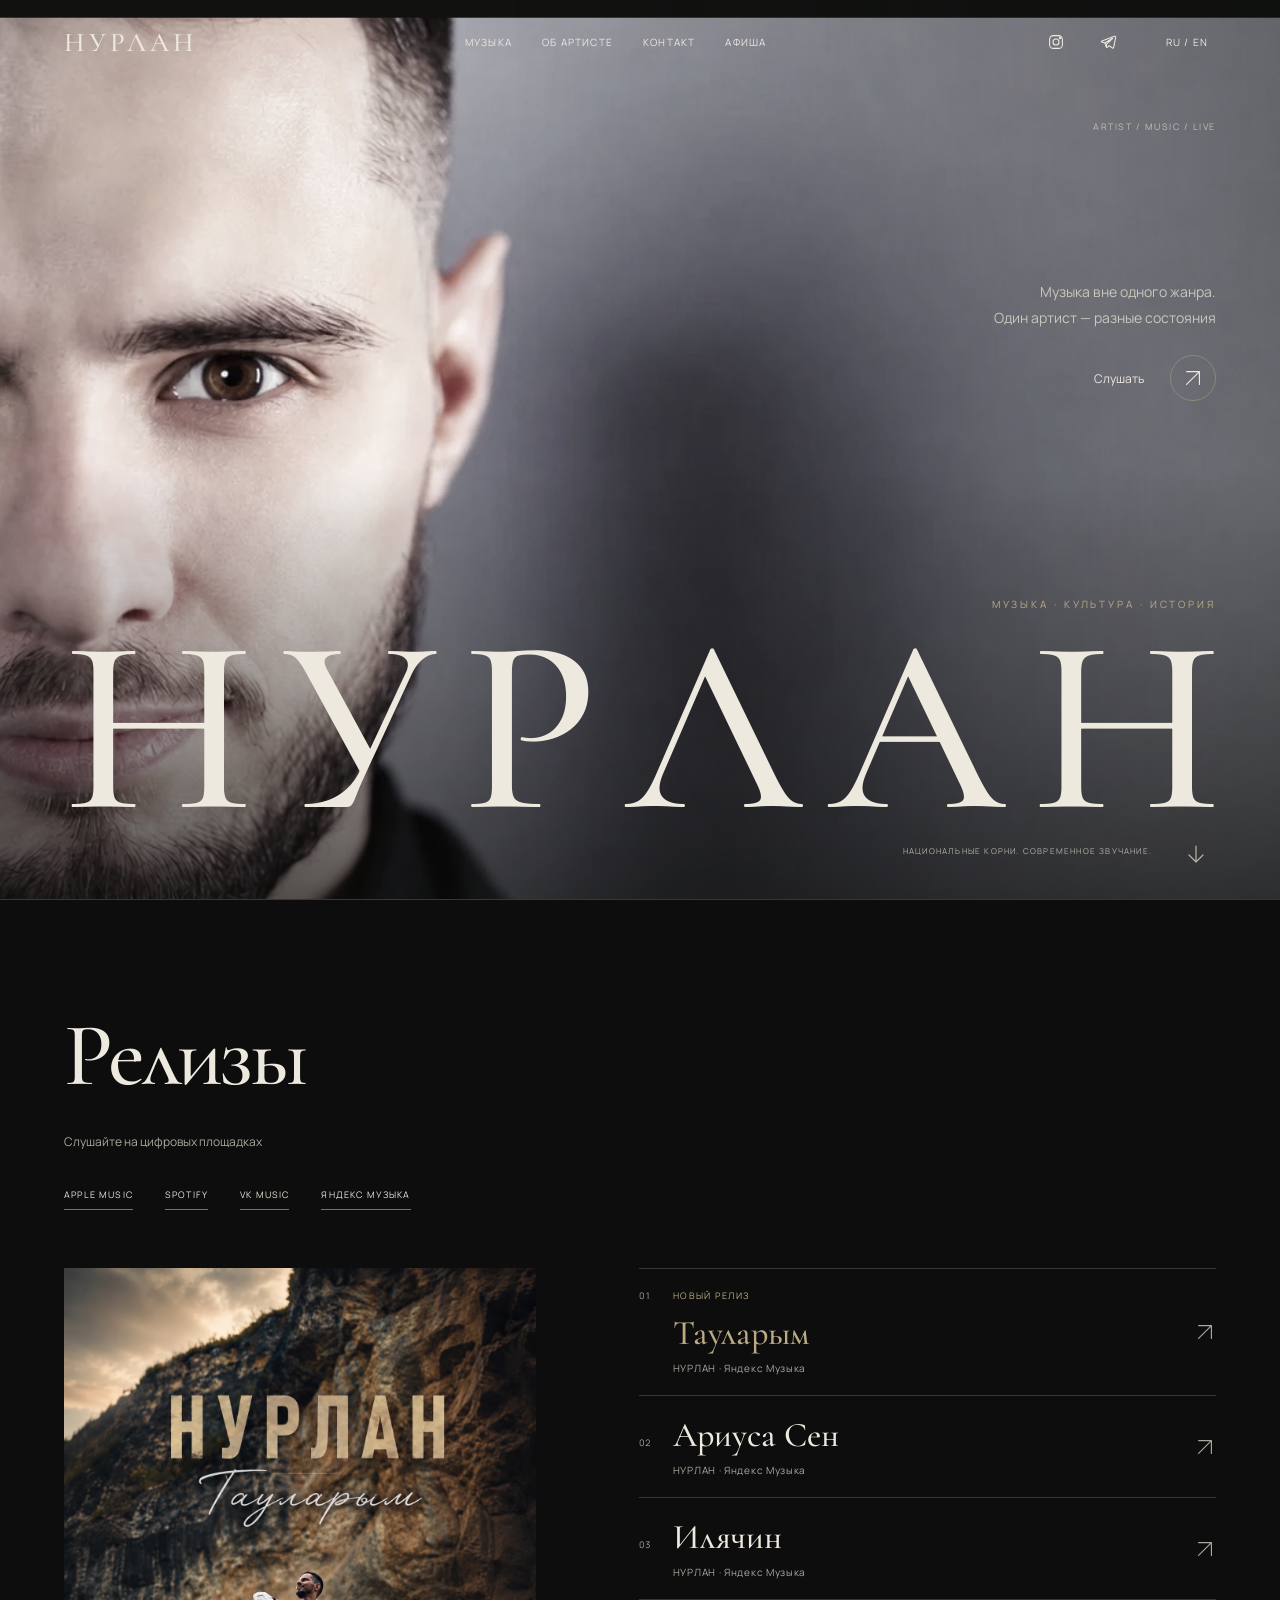
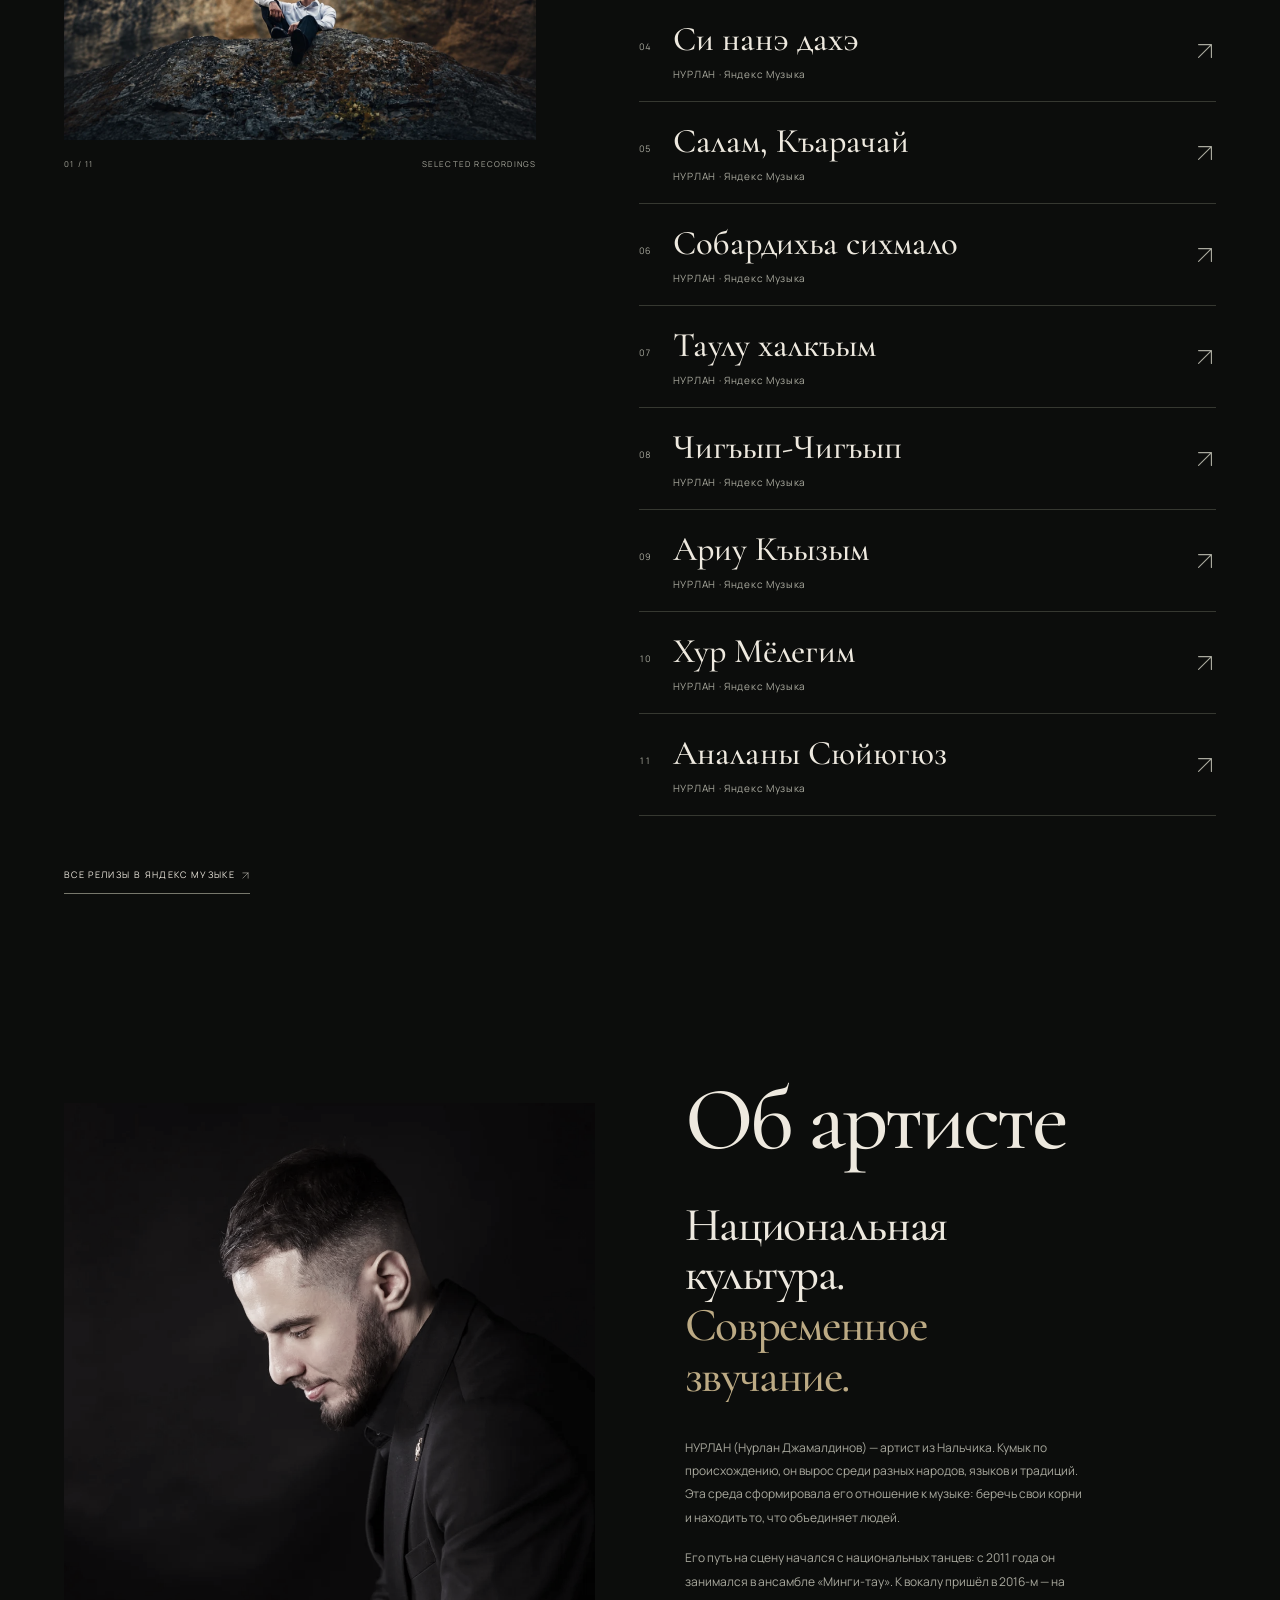
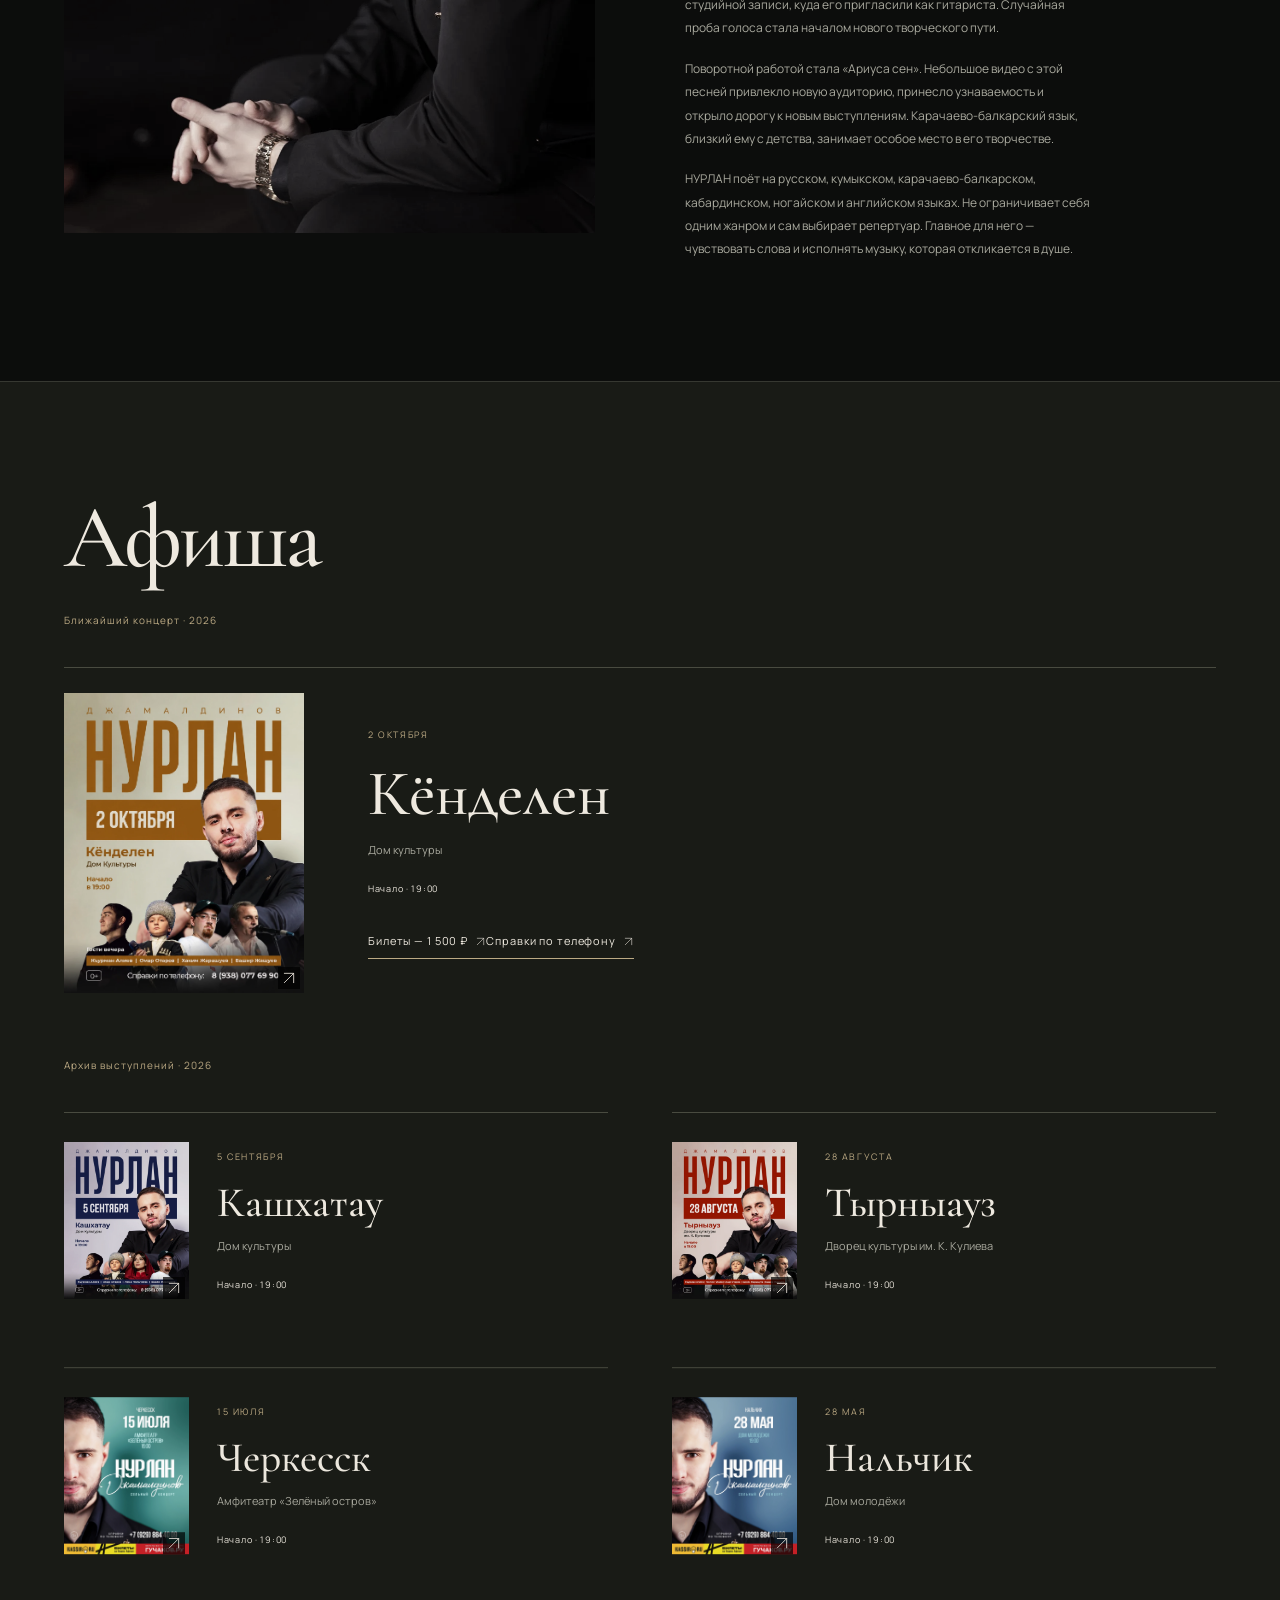
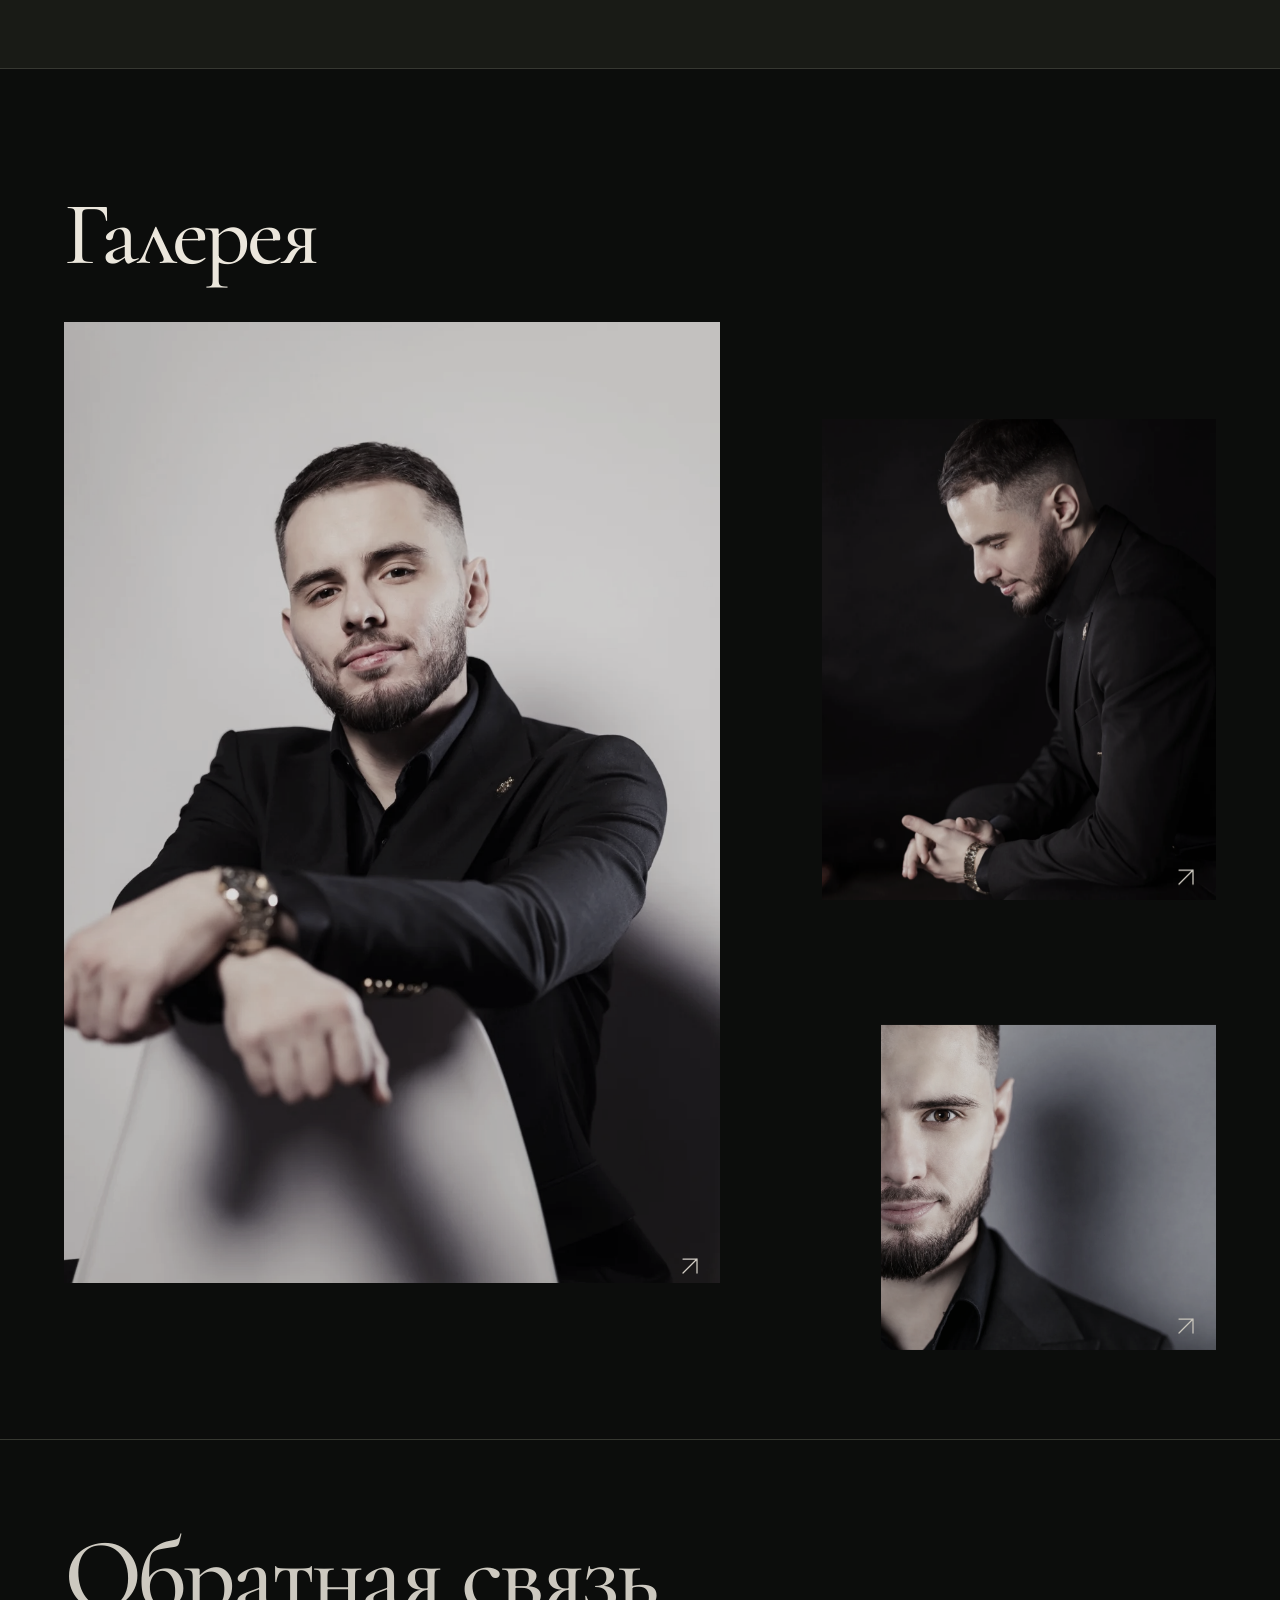
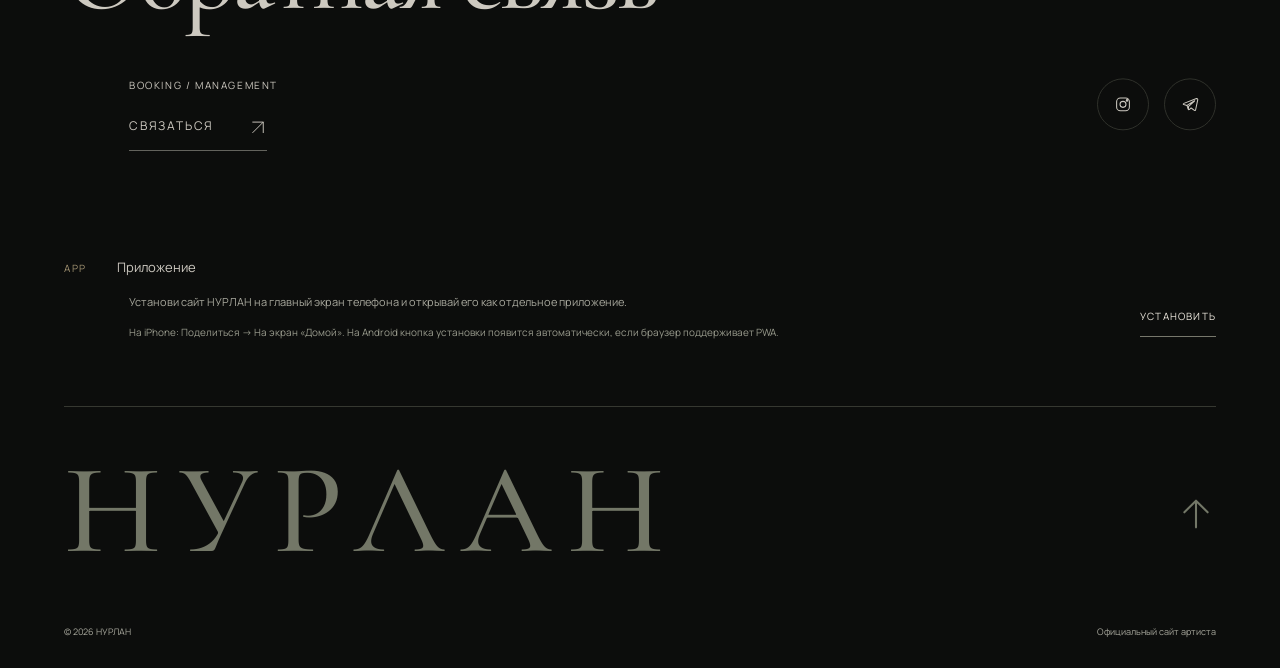
<file: index.html>
<!doctype html>
<html lang="ru">
<head>
  <meta charset="utf-8" />
  <meta name="viewport" content="width=device-width, initial-scale=1" />
  <meta name="description" content="НУРЛАН — официальный сайт артиста: музыка, релизы, видео, концерты и контакты." />
  <title>НУРЛАН — Музыка · Культура · История</title>
  <link rel="stylesheet" href="styles.css?v=vector-arrows1" />
  <link rel="icon" type="image/png" href="assets/favicon.png">
  <link rel="shortcut icon" href="assets/favicon.ico">
  <link rel="apple-touch-icon" href="assets/favicon.png">
  <link rel="manifest" href="manifest.webmanifest">
  <meta name="theme-color" content="#090909">
</head>
<body>
<a class="skip-link" href="#music" data-ru="К музыке" data-en="Skip to music">К музыке</a>
  <header class="topbar">
    <a class="brand" href="#home">НУРЛАН</a>
    <nav class="nav" aria-label="Основная навигация">
      <a href="#music" data-ru="МУЗЫКА" data-en="MUSIC">МУЗЫКА</a>
      <a href="#about" data-ru="ОБ АРТИСТЕ" data-en="ABOUT">ОБ АРТИСТЕ</a>
      <a href="#contact" data-ru="КОНТАКТ" data-en="CONTACT">КОНТАКТ</a>
      <a href="#events" data-ru="АФИША" data-en="EVENTS">АФИША</a>
    </nav>
    <div class="top-socials">
      <a href="https://www.instagram.com/nurlan_dzhamaldinov/" target="_blank" rel="noopener" aria-label="Instagram" title="Instagram">
        <svg viewBox="0 0 24 24" aria-hidden="true"><rect x="3.5" y="3.5" width="17" height="17" rx="5"></rect><circle cx="12" cy="12" r="4"></circle><circle cx="17.4" cy="6.7" r="1"></circle></svg>
      </a>
      <a href="https://t.me/nurlan_dzhamaldinov" target="_blank" rel="noopener" aria-label="Telegram" title="Telegram">
        <svg viewBox="0 0 24 24" aria-hidden="true"><path d="M20.6 4.2 3.9 10.7c-1.1.4-1.1 1.1-.2 1.4l4.3 1.3 1.6 5c.2.6.1.8.8.8.5 0 .8-.2 1-.4l2.1-2 4.4 3.2c.8.5 1.4.2 1.6-.8l2.8-13.3c.3-1.2-.5-1.8-1.7-1.4Z"></path><path d="m8 13.4 9.5-6c.5-.3.9-.1.5.2l-7.9 7.1-.3 3.2"></path></svg>
      </a>
    </div>
    <button class="lang" id="langToggle" title="Switch language" aria-label="Switch language">RU / EN</button>
    <button class="mobile-menu" id="mobileMenuBtn" aria-label="Открыть меню" aria-controls="mobileDrawer" aria-expanded="false">MENU</button>
    <div class="mobile-drawer" id="mobileDrawer" hidden inert>
<span class="drawer-label">NURLAN / INDEX</span>
      <a href="#music" data-ru="МУЗЫКА" data-en="MUSIC">МУЗЫКА</a>
      <a href="#about" data-ru="ОБ АРТИСТЕ" data-en="ABOUT">ОБ АРТИСТЕ</a>
      <a href="#contact" data-ru="КОНТАКТ" data-en="CONTACT">КОНТАКТ</a>
      <a href="#events" data-ru="АФИША" data-en="EVENTS">АФИША</a>
    </div>
  </header>

  <noscript><style>.mobile-menu{display:none}.nav{display:flex;flex-wrap:wrap;gap:12px}.topbar{position:relative;background:#10110f;flex-wrap:wrap}.top-socials{display:none}</style></noscript>
  <main>
    <section class="hero" id="home" aria-labelledby="artist-name">
      <div class="hero-photo-panel"><img class="hero-image" src="assets/portrait-hero.webp" width="1024" height="1536" alt="НУРЛАН — портрет артиста" fetchpriority="high"></div>
      <div class="hero-shade"></div>
      <div class="hero-top-note"><span>ARTIST / MUSIC / LIVE</span></div>
      <div class="hero-copy"><p class="hero-note"><span data-ru="Музыка вне одного жанра." data-en="Music beyond one genre.">Музыка вне одного жанра.</span><span data-ru="Один артист — разные состояния" data-en="One artist — many states">Один артист — разные состояния</span></p>
      <a class="listen-link" href="#music"><span data-ru="Слушать" data-en="Listen">Слушать</span><span class="circle-arrow" aria-hidden="true"><svg class="ui-arrow" viewBox="0 0 24 24" aria-hidden="true" focusable="false" fill="none" stroke="currentColor" stroke-width="1.25" stroke-linecap="round" stroke-linejoin="round"><path d="M5 19 19 5M5 5h14v14"/></svg></span></a></div>
      <div class="hero-title-wrap"><div class="hero-brand-line" data-ru="МУЗЫКА · КУЛЬТУРА · ИСТОРИЯ" data-en="MUSIC · CULTURE · HISTORY">МУЗЫКА · КУЛЬТУРА · ИСТОРИЯ</div><h1 id="artist-name" aria-label="НУРЛАН"><span>Н</span><span>У</span><span>Р</span><span>Л</span><span>А</span><span>Н</span></h1></div>
      <div class="hero-bottom"><span data-ru="НАЦИОНАЛЬНЫЕ КОРНИ. СОВРЕМЕННОЕ ЗВУЧАНИЕ." data-en="CULTURAL ROOTS. CONTEMPORARY SOUND.">НАЦИОНАЛЬНЫЕ КОРНИ. СОВРЕМЕННОЕ ЗВУЧАНИЕ.</span><a href="#music" aria-label="К музыке"><svg class="ui-arrow" viewBox="0 0 24 24" aria-hidden="true" focusable="false" fill="none" stroke="currentColor" stroke-width="1.25" stroke-linecap="round" stroke-linejoin="round"><path d="M12 4v16M5 13l7 7 7-7"/></svg></a></div>
    </section>
    <section class="section releases-section" id="music">
  <div class="section-head">
    
    <h2 data-ru="Релизы" data-en="Releases">Релизы</h2>
  </div>
  <p class="releases-intro" data-ru="Слушайте на цифровых площадках" data-en="Listen on streaming platforms">Слушайте на цифровых площадках</p>
  <div class="music-platforms" aria-label="Музыкальные площадки">
            <a class="btn primary" href="https://music.apple.com/ru/artist/%D0%BD%D1%83%D1%80%D0%BB%D0%B0%D0%BD/1892367620" target="_blank" rel="noopener">APPLE MUSIC</a>
            <a class="btn ghost" href="https://open.spotify.com/artist/2X5fT4JD3r3ZM0L2QZ3nCz?si=pzBTBUQrSwytRJLhDihtHw" target="_blank" rel="noopener">SPOTIFY</a>
            <a class="btn ghost" href="https://vk.ru/artist/nurlan_mtc3nji2ndmxng" target="_blank" rel="noopener">VK MUSIC</a>
            <a class="btn ghost" href="https://music.yandex.ru/artist/25788862" target="_blank" rel="noopener">ЯНДЕКС МУЗЫКА</a>
          </div><div class="release-layout"><figure class="release-stage" aria-hidden="true"><img id="releasePreview" src="assets/taularym.webp" alt="" width="1000" height="1000" loading="lazy"><figcaption><span id="releasePreviewNumber">01 / 11</span><span>SELECTED RECORDINGS</span></figcaption></figure><div class="releases-grid"><article class="new-release">
<a class="release-card" href="https://music.yandex.ru/album/43771876" target="_blank" rel="noopener">
<div class="release-cover"><img src="assets/taularym.webp" alt="Обложка — Тауларым" width="1200" height="1200" loading="lazy"></div>
<div class="release-info"><span class="release-number">01</span><div><span class="release-badge" data-ru="Новый релиз" data-en="New release">Новый релиз</span><h3>Тауларым</h3><p>НУРЛАН · <span data-ru="Яндекс Музыка" data-en="Yandex Music">Яндекс Музыка</span></p></div></div></a>
</article><a class="release-card" href="https://music.yandex.ru/album/39880257/track/146494097" target="_blank" rel="noopener">
      <div class="release-cover"><img src="assets/ariusa-sen.webp" alt="Обложка — Ариуса Сен" width="1000" height="1000" loading="lazy"></div>
      <div class="release-info">
        <span class="release-number">02</span>
        <div><h3>Ариуса Сен</h3><p>НУРЛАН · Яндекс Музыка</p></div>
      </div>
    </a><a class="release-card" href="https://music.yandex.ru/album/41669758/track/150454103" target="_blank" rel="noopener">
      <div class="release-cover"><img src="assets/ilyachin.webp" alt="Обложка — Илячин" width="1000" height="1000" loading="lazy"></div>
      <div class="release-info">
        <span class="release-number">03</span>
        <div><h3>Илячин</h3><p>НУРЛАН · Яндекс Музыка</p></div>
      </div>
    </a><a class="release-card" href="https://music.yandex.ru/album/42260216/track/151796583" target="_blank" rel="noopener">
      <div class="release-cover"><img src="assets/si-nane-dahe.webp" alt="Обложка — Си нанэ дахэ" width="1000" height="1000" loading="lazy"></div>
      <div class="release-info">
        <span class="release-number">04</span>
        <div><h3>Си нанэ дахэ</h3><p>НУРЛАН · Яндекс Музыка</p></div>
      </div>
    </a><a class="release-card" href="https://music.yandex.ru/album/42202600/track/151668943" target="_blank" rel="noopener">
      <div class="release-cover"><img src="assets/salam-karachay.webp" alt="Обложка — Салам, Къарачай" width="1000" height="1000" loading="lazy"></div>
      <div class="release-info">
        <span class="release-number">05</span>
        <div><h3>Салам, Къарачай</h3><p>НУРЛАН · Яндекс Музыка</p></div>
      </div>
    </a><a class="release-card" href="https://music.yandex.ru/album/42638115/track/152665149" target="_blank" rel="noopener">
      <div class="release-cover"><img src="assets/sobardihya-sihmalo.webp" alt="Обложка — Собардихьа сихмало" width="1000" height="1000" loading="lazy"></div>
      <div class="release-info">
        <span class="release-number">06</span>
        <div><h3>Собардихьа сихмало</h3><p>НУРЛАН · Яндекс Музыка</p></div>
      </div>
    </a><a class="release-card" href="https://music.yandex.ru/album/41346960/track/149715445" target="_blank" rel="noopener">
      <div class="release-cover"><img src="assets/taulu-halkym.webp" alt="Обложка — Таулу халкъым" width="1000" height="1000" loading="lazy"></div>
      <div class="release-info">
        <span class="release-number">07</span>
        <div><h3>Таулу халкъым</h3><p>НУРЛАН · Яндекс Музыка</p></div>
      </div>
    </a><a class="release-card" href="https://music.yandex.ru/album/40889620/track/148713924" target="_blank" rel="noopener">
      <div class="release-cover"><img src="assets/chigyp-chigyp.webp" alt="Обложка — Чигъып-Чигъып" width="900" height="900" loading="lazy"></div>
      <div class="release-info">
        <span class="release-number">08</span>
        <div><h3>Чигъып-Чигъып</h3><p>НУРЛАН · Яндекс Музыка</p></div>
      </div>
    </a><a class="release-card" href="https://music.yandex.ru/album/43475493/track/154628360" target="_blank" rel="noopener">
      <div class="release-cover"><img src="assets/ariu-kyzym.webp" alt="Обложка — Ариу Къызым" width="1000" height="1000" loading="lazy"></div>
      <div class="release-info">
        <span class="release-number">09</span>
        <div><h3>Ариу Къызым</h3><p>НУРЛАН · Яндекс Музыка</p></div>
      </div>
    </a><a class="release-card" href="https://music.yandex.ru/album/43339557/track/154314871" target="_blank" rel="noopener">
      <div class="release-cover"><img src="assets/hur-melegim.webp" alt="Обложка — Хур Мёлегим" width="1000" height="1000" loading="lazy"></div>
      <div class="release-info">
        <span class="release-number">10</span>
        <div><h3>Хур Мёлегим</h3><p>НУРЛАН · Яндекс Музыка</p></div>
      </div>
    </a><a class="release-card" href="https://music.yandex.ru/album/42742931/track/152895598" target="_blank" rel="noopener">
      <div class="release-cover"><img src="assets/analany-suyuguz.webp" alt="Обложка — Аналаны Сюйюгюз" width="1000" height="1000" loading="lazy"></div>
      <div class="release-info">
        <span class="release-number">11</span>
        <div><h3>Аналаны Сюйюгюз</h3><p>НУРЛАН · Яндекс Музыка</p></div>
      </div>
    </a></div>
  </div><a class="all-releases" href="https://music.yandex.ru/artist/25788862" target="_blank" rel="noopener"
     data-ru="ВСЕ РЕЛИЗЫ В ЯНДЕКС МУЗЫКЕ"
     data-en="ALL RELEASES ON YANDEX MUSIC">ВСЕ РЕЛИЗЫ В ЯНДЕКС МУЗЫКЕ</a>
</section>

    


<section class="section split" id="about">
      <div class="portrait"><img src="assets/portrait-dark.webp" alt="НУРЛАН" width="1024" height="1536" loading="lazy"></div>
      <div class="about-copy">
        
        <div class="section-head about-heading"><h2 data-ru="Об артисте" data-en="About the artist">Об артисте</h2></div><h3 class="manifesto"><span class="reveal-line"><span data-ru="Национальная" data-en="Cultural">Национальная</span></span><span class="reveal-line"><span data-ru="культура." data-en="roots.">культура.</span></span><span class="reveal-line"><span data-ru="Современное" data-en="Contemporary">Современное</span></span><span class="reveal-line"><span data-ru="звучание." data-en="sound.">звучание.</span></span></h3>

        <p data-ru="НУРЛАН (Нурлан Джамалдинов) — артист из Нальчика. Кумык по происхождению, он вырос среди разных народов, языков и традиций. Эта среда сформировала его отношение к музыке: беречь свои корни и находить то, что объединяет людей." data-en="NURLAN (Nurlan Dzhamaldinov) is an artist from Nalchik. A Kumyk by heritage, he grew up among different peoples, languages and traditions. This background shaped his approach to music: honouring his roots and finding what brings people together.">НУРЛАН (Нурлан Джамалдинов) — артист из Нальчика. Кумык по происхождению, он вырос среди разных народов, языков и традиций. Эта среда сформировала его отношение к музыке: беречь свои корни и находить то, что объединяет людей.</p>
        <p data-ru="Его путь на сцену начался с национальных танцев: с 2011 года он занимался в ансамбле «Минги-тау». К вокалу пришёл в 2016-м — на студийной записи, куда его пригласили как гитариста. Случайная проба голоса стала началом нового творческого пути." data-en="His journey to the stage began with traditional dance: in 2011, he joined the Mingi-Tau ensemble. Singing followed in 2016, during a studio session he had attended as a guitarist. An unexpected chance to sing marked the start of a new creative path.">Его путь на сцену начался с национальных танцев: с 2011 года он занимался в ансамбле «Минги-тау». К вокалу пришёл в 2016-м — на студийной записи, куда его пригласили как гитариста. Случайная проба голоса стала началом нового творческого пути.</p>
        <p data-ru="Поворотной работой стала «Ариуса сен». Небольшое видео с этой песней привлекло новую аудиторию, принесло узнаваемость и открыло дорогу к новым выступлениям. Карачаево-балкарский язык, близкий ему с детства, занимает особое место в его творчестве." data-en="Ariusa Sen became a turning point. A short video of the song reached new listeners, brought wider recognition and led to more performances. The Karachay-Balkar language, familiar to him since childhood, holds a special place in his work.">Поворотной работой стала «Ариуса сен». Небольшое видео с этой песней привлекло новую аудиторию, принесло узнаваемость и открыло дорогу к новым выступлениям. Карачаево-балкарский язык, близкий ему с детства, занимает особое место в его творчестве.</p>
        <p data-ru="НУРЛАН поёт на русском, кумыкском, карачаево-балкарском, кабардинском, ногайском и английском языках. Не ограничивает себя одним жанром и сам выбирает репертуар. Главное для него — чувствовать слова и исполнять музыку, которая откликается в душе." data-en="NURLAN sings in Russian, Kumyk, Karachay-Balkar, Kabardian, Nogai and English. He chooses his own repertoire and explores different genres. What matters most to him is feeling the words and performing music that resonates with him.">НУРЛАН поёт на русском, кумыкском, карачаево-балкарском, кабардинском, ногайском и английском языках. Не ограничивает себя одним жанром и сам выбирает репертуар. Главное для него — чувствовать слова и исполнять музыку, которая откликается в душе.</p>
      </div>
    </section>

    <section class="section events-section" id="events">
      <div class="section-head">
        
        <h2 data-ru="Афиша" data-en="Events">Афиша</h2>
      </div>
      <p class="events-intro" data-ru="Ближайший концерт · 2026" data-en="Upcoming concert · 2026">Ближайший концерт · 2026</p><div class="events-grid events-upcoming-grid"><article class="event-card event-upcoming"><button type="button" class="poster-open" aria-label="Открыть афишу — Кёнделен"><img src="assets/event-2026-10-02-kendelen.webp" alt="НУРЛАН — Кёнделен, 2 октября 2026" loading="lazy" width="1122" height="1402"><span aria-hidden="true"><svg class="ui-arrow" viewBox="0 0 24 24" aria-hidden="true" focusable="false" fill="none" stroke="currentColor" stroke-width="1.25" stroke-linecap="round" stroke-linejoin="round"><path d="M5 19 19 5M5 5h14v14"/></svg></span></button><div class="event-info"><div class="event-date" data-ru="2 ОКТЯБРЯ" data-en="2 OCTOBER">2 ОКТЯБРЯ</div><h3 class="" data-ru="Кёнделен" data-en="Kendelen">Кёнделен</h3><p class="" data-ru="Дом культуры" data-en="House of Culture">Дом культуры</p><span class="event-time" data-ru="Начало · 19:00" data-en="Starts · 19:00">Начало · 19:00</span><a class="event-contact" href="/tickets/" data-ru="Билеты — 1 500 ₽" data-en="Tickets — 1,500 RUB">Билеты — 1 500 ₽</a><a class="event-contact" href="tel:+79380776990" data-ru="Справки по телефону" data-en="Enquiries by phone">Справки по телефону</a></div></article></div><p class="events-intro events-archive-heading" data-ru="Архив выступлений · 2026" data-en="Past performances · 2026">Архив выступлений · 2026</p><div class="events-grid"><article class="event-card">
          <button type="button" class="poster-open" aria-label="Открыть афишу"><img src="assets/event-2026-09-05-kashkhatau.webp" alt="НУРЛАН — Кашхатау, 5 сентября" loading="lazy" width="800" height="1000"><span aria-hidden="true"><svg class="ui-arrow" viewBox="0 0 24 24" aria-hidden="true" focusable="false" fill="none" stroke="currentColor" stroke-width="1.25" stroke-linecap="round" stroke-linejoin="round"><path d="M5 19 19 5M5 5h14v14"/></svg></span></button>
          <div class="event-info">
            <div class="event-date" data-ru="5 СЕНТЯБРЯ" data-en="5 SEPTEMBER">5 СЕНТЯБРЯ</div>
            <h3 data-ru="Кашхатау" data-en="Kashkhatau">Кашхатау</h3>
            <p data-ru="Дом культуры" data-en="House of Culture">Дом культуры</p>
            <span class="event-time" data-ru="Начало · 19:00" data-en="Starts · 19:00">Начало · 19:00</span>
          </div>
        </article><article class="event-card">
          <button type="button" class="poster-open" aria-label="Открыть афишу"><img src="assets/event-2026-08-28-tyrnyauz.webp" alt="НУРЛАН — Тырныауз, 28 августа" loading="lazy" width="800" height="1000"><span aria-hidden="true"><svg class="ui-arrow" viewBox="0 0 24 24" aria-hidden="true" focusable="false" fill="none" stroke="currentColor" stroke-width="1.25" stroke-linecap="round" stroke-linejoin="round"><path d="M5 19 19 5M5 5h14v14"/></svg></span></button>
          <div class="event-info">
            <div class="event-date" data-ru="28 АВГУСТА" data-en="28 AUGUST">28 АВГУСТА</div>
            <h3 data-ru="Тырныауз" data-en="Tyrnyauz">Тырныауз</h3>
            <p data-ru="Дворец культуры им. К. Кулиева" data-en="K. Kuliev Palace of Culture">Дворец культуры им. К. Кулиева</p>
            <span class="event-time" data-ru="Начало · 19:00" data-en="Starts · 19:00">Начало · 19:00</span>
          </div>
        </article><article class="event-card"><button type="button" class="poster-open" aria-label="Открыть афишу — Черкесск"><img src="assets/event-2026-07-15-cherkessk.webp" alt="НУРЛАН — Черкесск, 15 июля 2026" loading="lazy" width="1080" height="1350"><span aria-hidden="true"><svg class="ui-arrow" viewBox="0 0 24 24" aria-hidden="true" focusable="false" fill="none" stroke="currentColor" stroke-width="1.25" stroke-linecap="round" stroke-linejoin="round"><path d="M5 19 19 5M5 5h14v14"/></svg></span></button><div class="event-info"><div class="event-date" data-ru="15 ИЮЛЯ" data-en="15 JULY">15 ИЮЛЯ</div><h3 class="" data-ru="Черкесск" data-en="Cherkessk">Черкесск</h3><p class="" data-ru="Амфитеатр «Зелёный остров»" data-en="Green Island Amphitheatre">Амфитеатр «Зелёный остров»</p><span class="event-time" data-ru="Начало · 19:00" data-en="Starts · 19:00">Начало · 19:00</span></div></article><article class="event-card"><button type="button" class="poster-open" aria-label="Открыть афишу — Нальчик"><img src="assets/event-2026-05-28-nalchik.webp" alt="НУРЛАН — Нальчик, 28 мая 2026" loading="lazy" width="1080" height="1350"><span aria-hidden="true"><svg class="ui-arrow" viewBox="0 0 24 24" aria-hidden="true" focusable="false" fill="none" stroke="currentColor" stroke-width="1.25" stroke-linecap="round" stroke-linejoin="round"><path d="M5 19 19 5M5 5h14v14"/></svg></span></button><div class="event-info"><div class="event-date" data-ru="28 МАЯ" data-en="28 MAY">28 МАЯ</div><h3 class="" data-ru="Нальчик" data-en="Nalchik">Нальчик</h3><p class="" data-ru="Дом молодёжи" data-en="Youth Centre">Дом молодёжи</p><span class="event-time" data-ru="Начало · 19:00" data-en="Starts · 19:00">Начало · 19:00</span></div></article></div></section>
    <section class="section gallery" id="gallery">
      <div class="section-head">
        
        <h2 data-ru="Галерея" data-en="Gallery">Галерея</h2>
      </div>
      <div class="gallery-editorial">
        <figure class="gallery-item gallery-main"><button class="gallery-open" type="button" aria-label="Открыть фотографию"><img src="assets/portrait-light.webp" alt="НУРЛАН — портрет" width="1024" height="1536" loading="lazy"><span class="gallery-zoom" aria-hidden="true"><svg class="ui-arrow" viewBox="0 0 24 24" aria-hidden="true" focusable="false" fill="none" stroke="currentColor" stroke-width="1.25" stroke-linecap="round" stroke-linejoin="round"><path d="M5 19 19 5M5 5h14v14"/></svg></span></button></figure>
        <figure class="gallery-item gallery-top"><button class="gallery-open" type="button" aria-label="Открыть фотографию"><img src="assets/portrait-dark.webp" alt="НУРЛАН — тёмный портрет" width="1024" height="1536" loading="lazy"><span class="gallery-zoom" aria-hidden="true"><svg class="ui-arrow" viewBox="0 0 24 24" aria-hidden="true" focusable="false" fill="none" stroke="currentColor" stroke-width="1.25" stroke-linecap="round" stroke-linejoin="round"><path d="M5 19 19 5M5 5h14v14"/></svg></span></button></figure>
        <figure class="gallery-item gallery-bottom"><button class="gallery-open" type="button" aria-label="Открыть фотографию"><img src="assets/portrait-hero.webp" alt="НУРЛАН — крупный портрет" width="1023" height="1537" loading="lazy"><span class="gallery-zoom" aria-hidden="true"><svg class="ui-arrow" viewBox="0 0 24 24" aria-hidden="true" focusable="false" fill="none" stroke="currentColor" stroke-width="1.25" stroke-linecap="round" stroke-linejoin="round"><path d="M5 19 19 5M5 5h14v14"/></svg></span></button></figure>
      </div>
    </section>

    <section class="section contact" id="contact">
      <div class="section-head">
        
        <h2 data-ru="Обратная связь" data-en="Get in touch">Обратная связь</h2>
      </div>
      <div class="contact-grid">
        <div>
          <div class="meta">BOOKING / MANAGEMENT</div>
          <a class="contact-button" href="tel:+79380776990" data-ru="СВЯЗАТЬСЯ" data-en="CONTACT">СВЯЗАТЬСЯ</a>
        </div>
        <div class="social-icons-wrap">
          <div class="social-icons">
            <a class="social-icon" href="https://www.instagram.com/nurlan_dzhamaldinov/" target="_blank" rel="noopener" aria-label="Instagram" title="Instagram">
              <svg viewBox="0 0 24 24" aria-hidden="true"><rect x="3.5" y="3.5" width="17" height="17" rx="5"></rect><circle cx="12" cy="12" r="4"></circle><circle cx="17.4" cy="6.7" r="1"></circle></svg>
            </a>
            <a class="social-icon" href="https://t.me/nurlan_dzhamaldinov" target="_blank" rel="noopener" aria-label="Telegram" title="Telegram">
              <svg viewBox="0 0 24 24" aria-hidden="true"><path d="M20.6 4.2 3.9 10.7c-1.1.4-1.1 1.1-.2 1.4l4.3 1.3 1.6 5c.2.6.1.8.8.8.5 0 .8-.2 1-.4l2.1-2 4.4 3.2c.8.5 1.4.2 1.6-.8l2.8-13.3c.3-1.2-.5-1.8-1.7-1.4Z"></path><path d="m8 13.4 9.5-6c.5-.3.9-.1.5.2l-7.9 7.1-.3 3.2"></path></svg>
            </a>
          </div>
        </div>
      </div>
    </section>
  <section class="section install-section"><div class="section-head"><span class="kicker">APP</span><h2 data-ru="Приложение" data-en="App">Приложение</h2></div><div class="install-card"><div><p data-ru="Установи сайт НУРЛАН на главный экран телефона и открывай его как отдельное приложение." data-en="Install NURLAN on your home screen and open it like a standalone app.">Установи сайт НУРЛАН на главный экран телефона и открывай его как отдельное приложение.</p><small data-ru="На iPhone: Поделиться → На экран «Домой». На Android кнопка установки появится автоматически, если браузер поддерживает PWA." data-en="On iPhone: Share → Add to Home Screen. On Android the install button appears automatically when supported.">На iPhone: Поделиться → На экран «Домой». На Android кнопка установки появится автоматически, если браузер поддерживает PWA.</small></div><button class="install-app-button" id="installAppBtn" type="button" data-ru="УСТАНОВИТЬ" data-en="INSTALL">УСТАНОВИТЬ</button></div></section></main>

  <footer><a class="footer-brand" href="#home">НУРЛАН <span aria-hidden="true"><svg class="ui-arrow" viewBox="0 0 24 24" aria-hidden="true" focusable="false" fill="none" stroke="currentColor" stroke-width="1.25" stroke-linecap="round" stroke-linejoin="round"><path d="M12 20V4M5 11l7-7 7 7"/></svg></span></a>
    <span>© 2026 НУРЛАН</span>
    <span data-ru="Официальный сайт артиста" data-en="Official artist website">Официальный сайт артиста</span>
  </footer>

  <dialog id="photoDialog" aria-label="Просмотр фотографии"><button class="dialog-close" type="button" aria-label="Закрыть">×</button><img id="dialogImage" alt="" loading="lazy"><p id="dialogCaption"></p></dialog>
  <script src="vendor/gsap.min.js"></script>
  <script src="vendor/ScrollTrigger.min.js"></script>
  <script src="script.js?v=taularym1"></script>
</body>
</html>
</file>
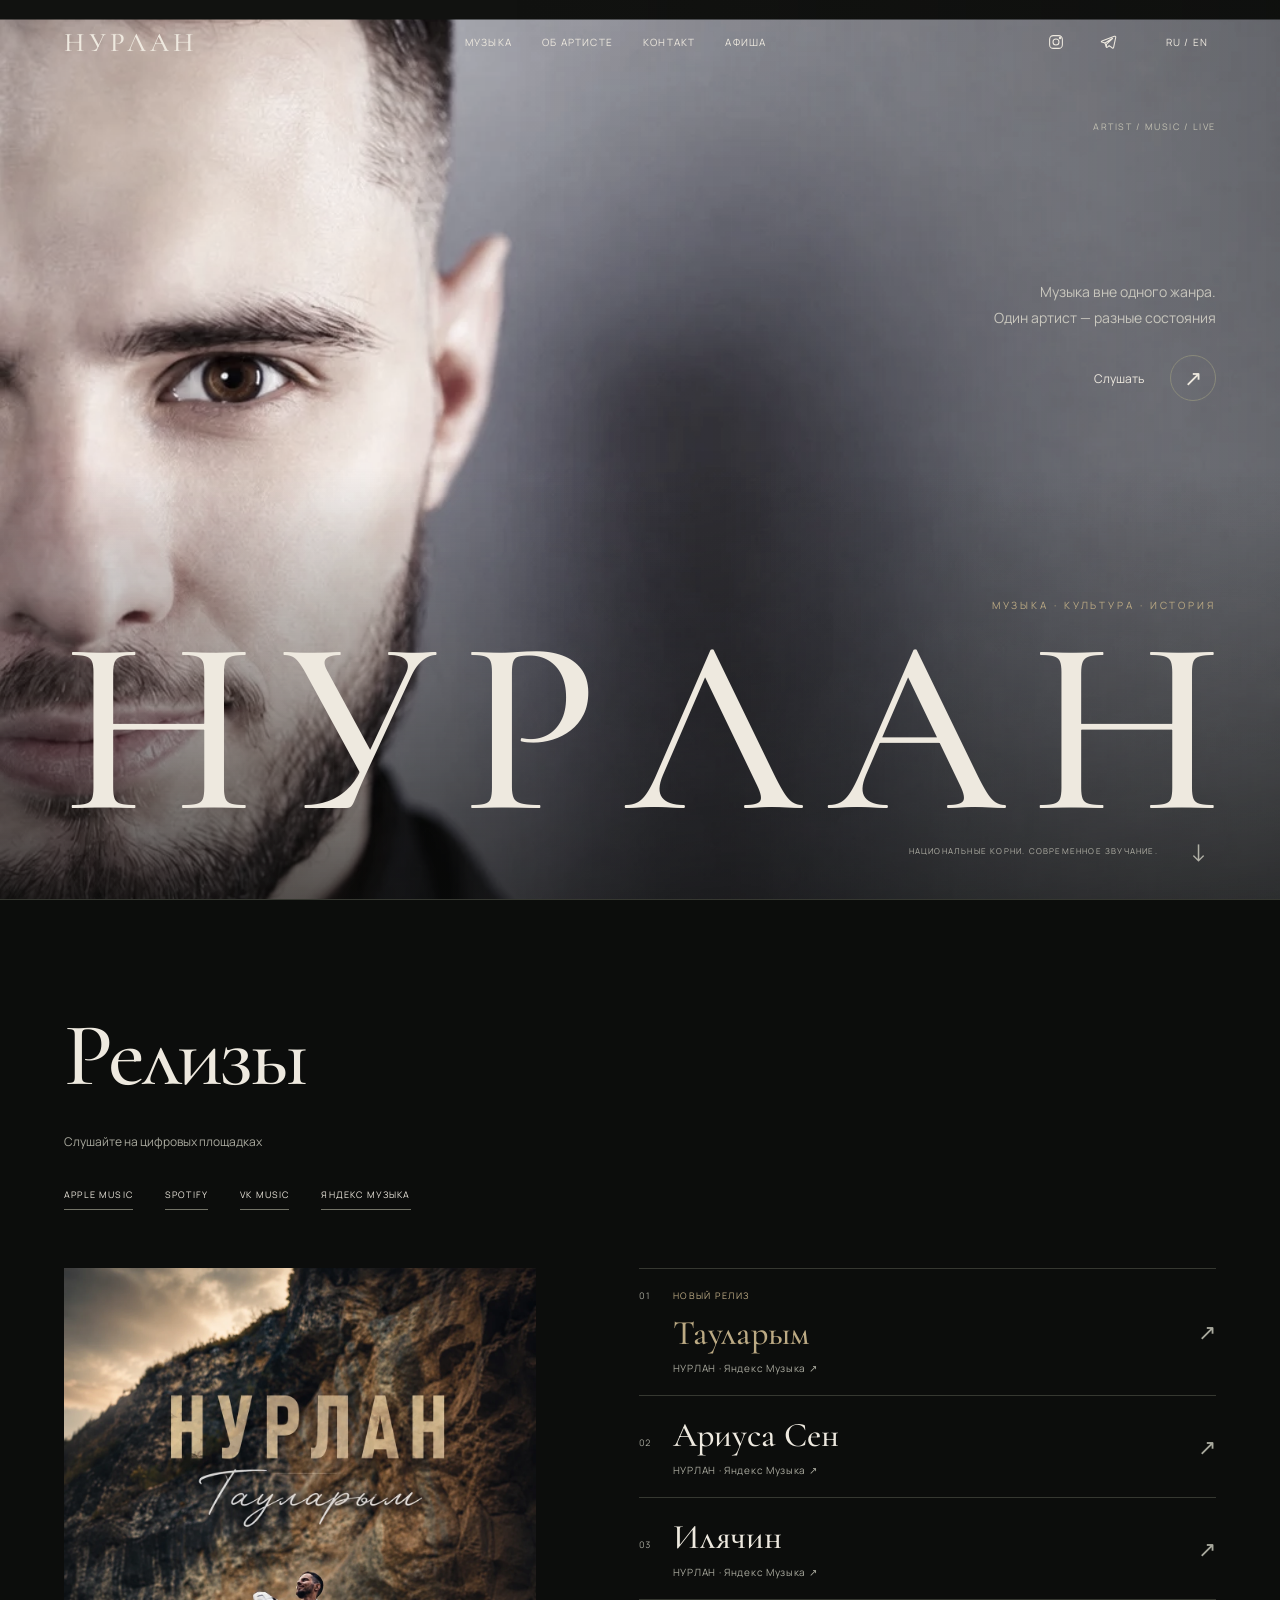
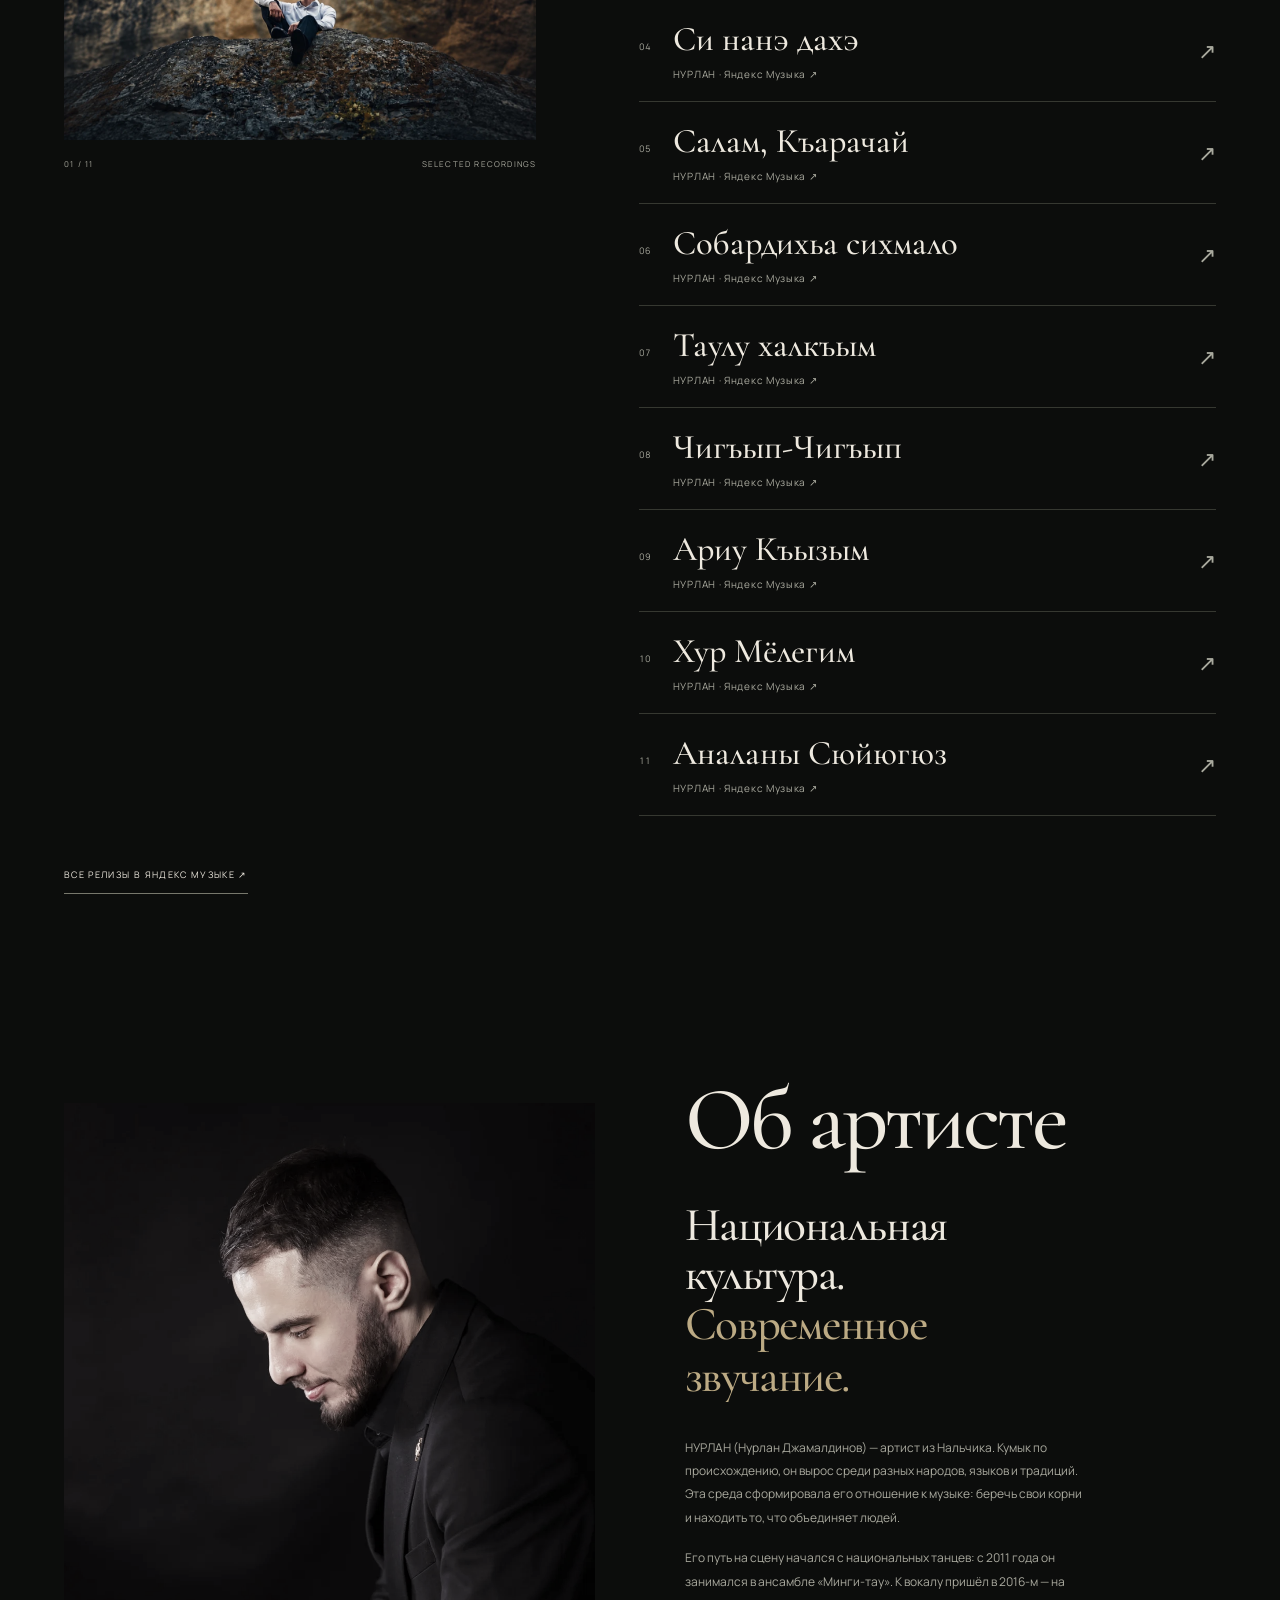
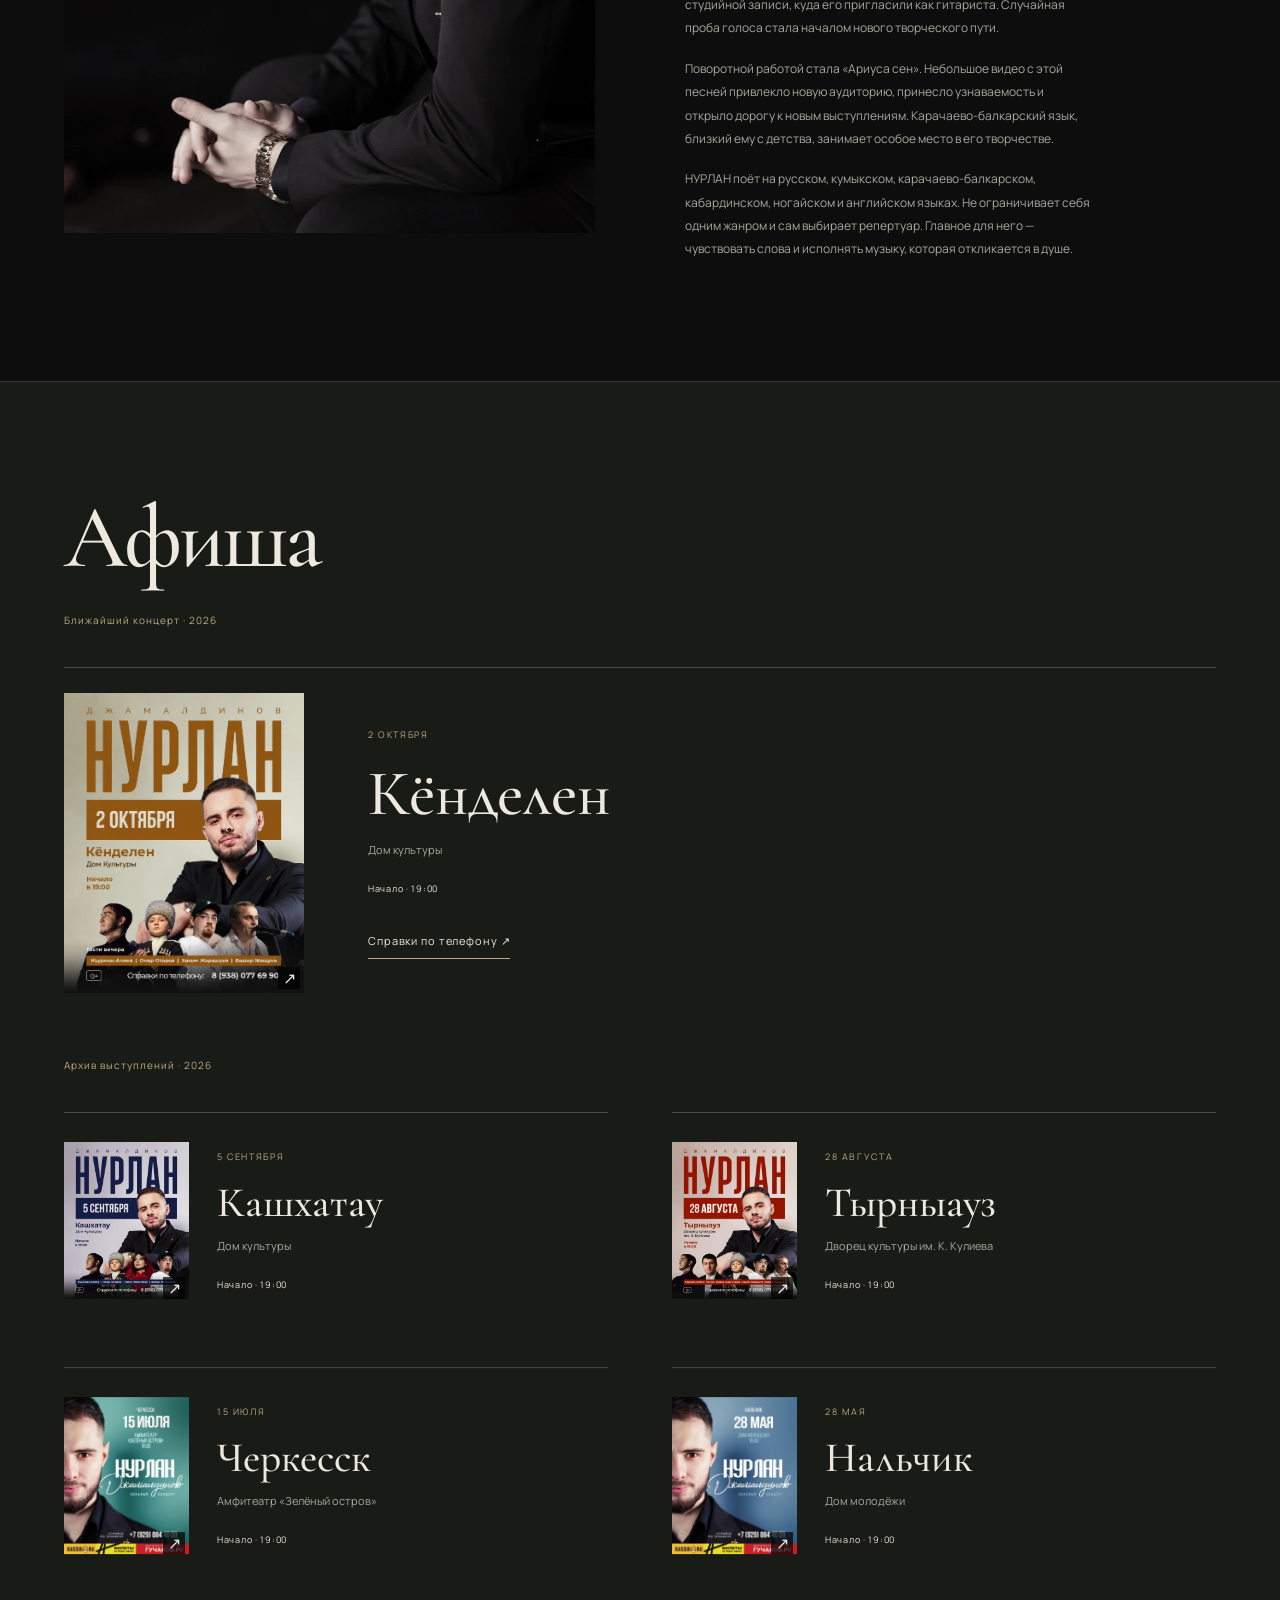
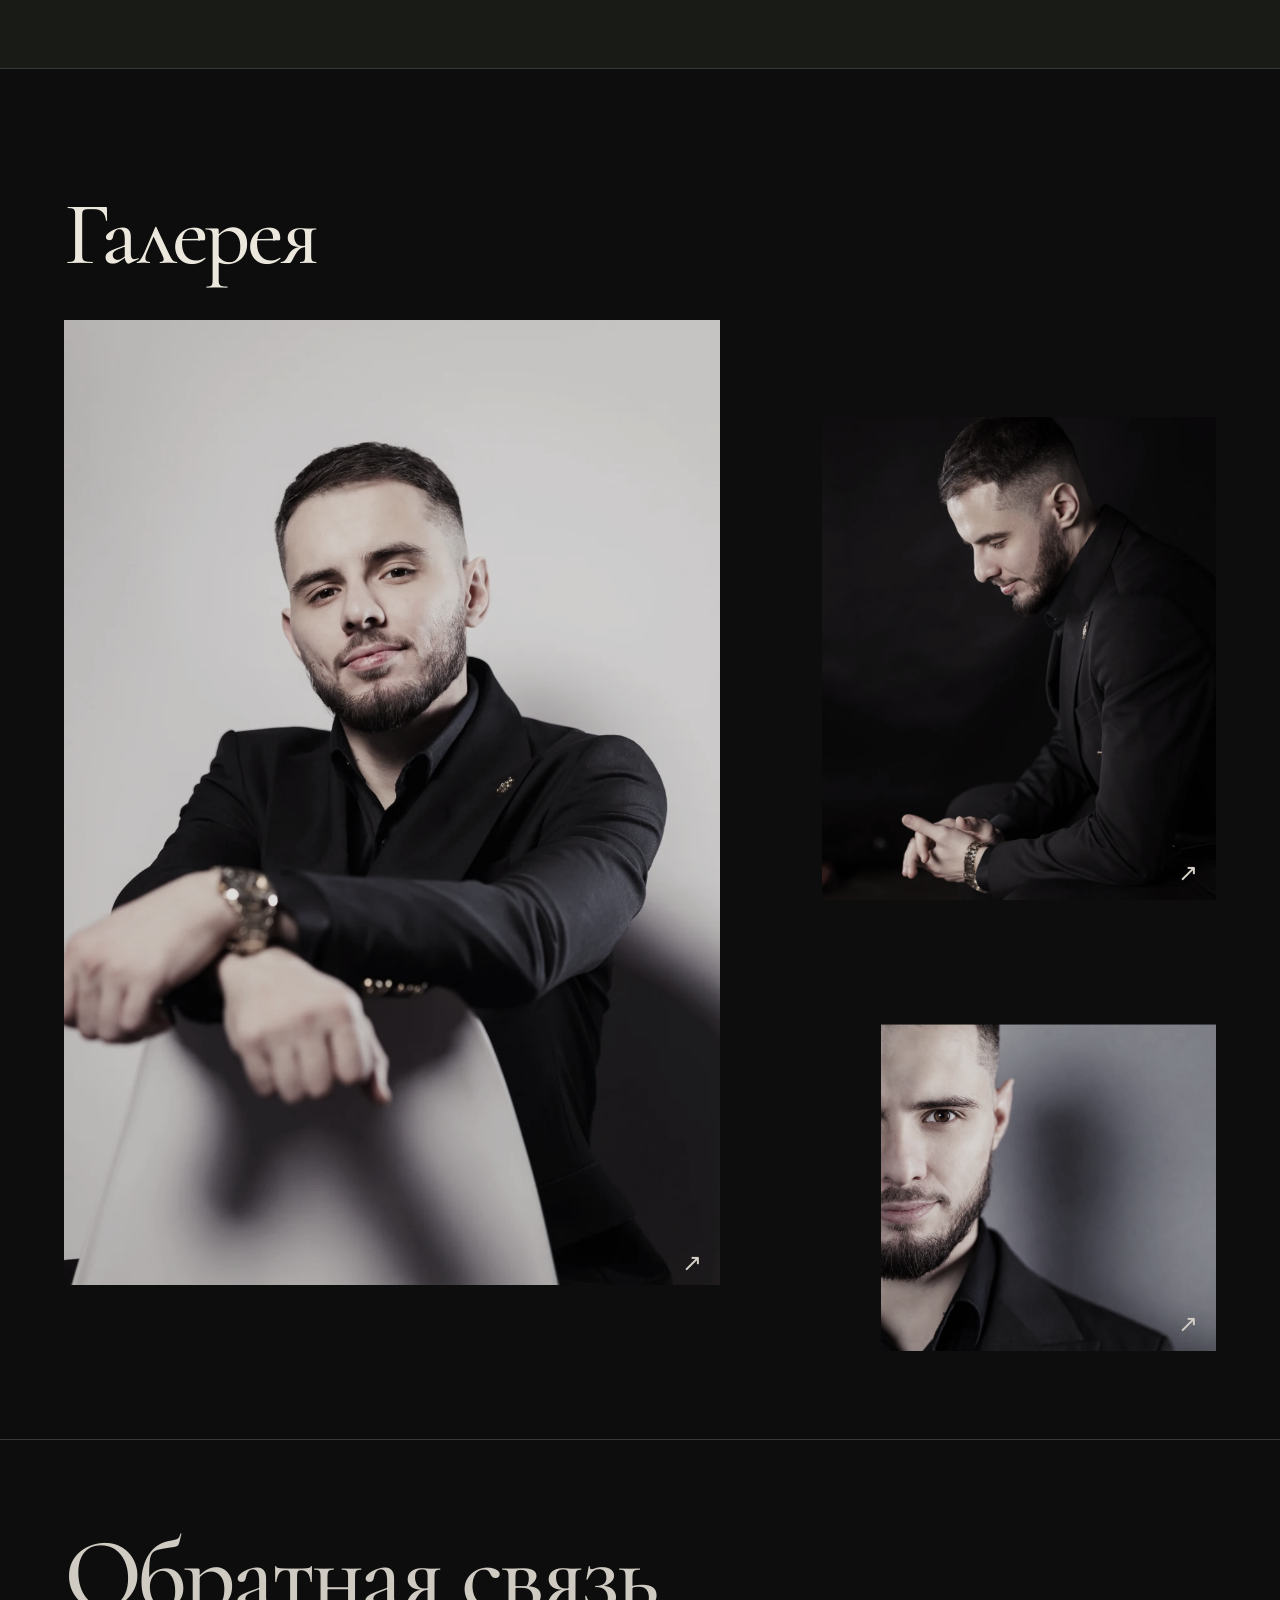
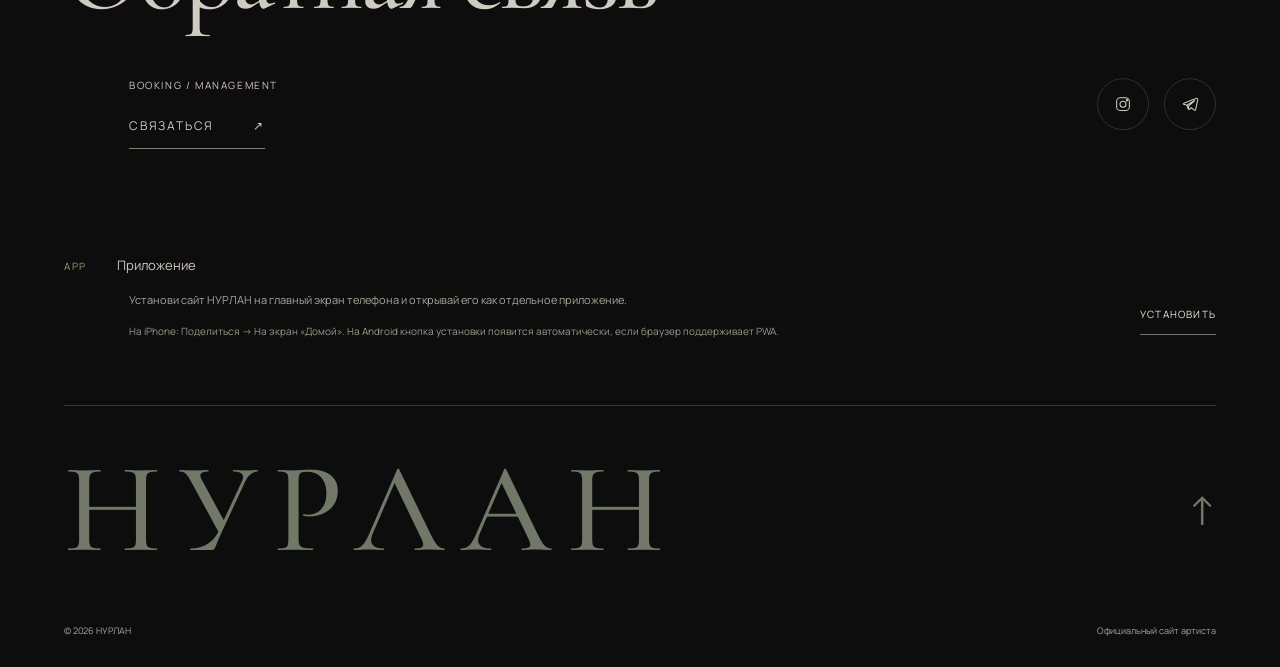
<file: nurlan-site 2/index.html>
<!doctype html>
<html lang="ru">
<head>
  <meta charset="utf-8" />
  <meta name="viewport" content="width=device-width, initial-scale=1" />
  <meta name="description" content="НУРЛАН — официальный сайт артиста: музыка, релизы, видео, концерты и контакты." />
  <title>НУРЛАН — Музыка · Культура · История</title>
  <link rel="stylesheet" href="styles.css?v=hero-light1" />
  <link rel="icon" type="image/png" href="assets/favicon.png">
  <link rel="shortcut icon" href="assets/favicon.ico">
  <link rel="apple-touch-icon" href="assets/favicon.png">
  <link rel="manifest" href="manifest.webmanifest">
  <meta name="theme-color" content="#090909">
</head>
<body>
<a class="skip-link" href="#music" data-ru="К музыке" data-en="Skip to music">К музыке</a>
  <header class="topbar">
    <a class="brand" href="#home">НУРЛАН</a>
    <nav class="nav" aria-label="Основная навигация">
      <a href="#music" data-ru="МУЗЫКА" data-en="MUSIC">МУЗЫКА</a>
      <a href="#about" data-ru="ОБ АРТИСТЕ" data-en="ABOUT">ОБ АРТИСТЕ</a>
      <a href="#contact" data-ru="КОНТАКТ" data-en="CONTACT">КОНТАКТ</a>
      <a href="#events" data-ru="АФИША" data-en="EVENTS">АФИША</a>
    </nav>
    <div class="top-socials">
      <a href="https://www.instagram.com/nurlan_dzhamaldinov/" target="_blank" rel="noopener" aria-label="Instagram" title="Instagram">
        <svg viewBox="0 0 24 24" aria-hidden="true"><rect x="3.5" y="3.5" width="17" height="17" rx="5"></rect><circle cx="12" cy="12" r="4"></circle><circle cx="17.4" cy="6.7" r="1"></circle></svg>
      </a>
      <a href="https://t.me/nurlan_dzhamaldinov" target="_blank" rel="noopener" aria-label="Telegram" title="Telegram">
        <svg viewBox="0 0 24 24" aria-hidden="true"><path d="M20.6 4.2 3.9 10.7c-1.1.4-1.1 1.1-.2 1.4l4.3 1.3 1.6 5c.2.6.1.8.8.8.5 0 .8-.2 1-.4l2.1-2 4.4 3.2c.8.5 1.4.2 1.6-.8l2.8-13.3c.3-1.2-.5-1.8-1.7-1.4Z"></path><path d="m8 13.4 9.5-6c.5-.3.9-.1.5.2l-7.9 7.1-.3 3.2"></path></svg>
      </a>
    </div>
    <button class="lang" id="langToggle" title="Switch language" aria-label="Switch language">RU / EN</button>
    <button class="mobile-menu" id="mobileMenuBtn" aria-label="Открыть меню" aria-controls="mobileDrawer" aria-expanded="false">MENU</button>
    <div class="mobile-drawer" id="mobileDrawer" hidden inert>
<span class="drawer-label">NURLAN / INDEX</span>
      <a href="#music" data-ru="МУЗЫКА" data-en="MUSIC">МУЗЫКА</a>
      <a href="#about" data-ru="ОБ АРТИСТЕ" data-en="ABOUT">ОБ АРТИСТЕ</a>
      <a href="#contact" data-ru="КОНТАКТ" data-en="CONTACT">КОНТАКТ</a>
      <a href="#events" data-ru="АФИША" data-en="EVENTS">АФИША</a>
    </div>
  </header>

  <noscript><style>.mobile-menu{display:none}.nav{display:flex;flex-wrap:wrap;gap:12px}.topbar{position:relative;background:#10110f;flex-wrap:wrap}.top-socials{display:none}</style></noscript>
  <main>
    <section class="hero" id="home" aria-labelledby="artist-name">
      <div class="hero-photo-panel"><img class="hero-image" src="assets/portrait-hero.webp" width="1024" height="1536" alt="НУРЛАН — портрет артиста" fetchpriority="high"></div>
      <div class="hero-shade"></div>
      <div class="hero-top-note"><span>ARTIST / MUSIC / LIVE</span></div>
      <div class="hero-copy"><p class="hero-note"><span data-ru="Музыка вне одного жанра." data-en="Music beyond one genre.">Музыка вне одного жанра.</span><span data-ru="Один артист — разные состояния" data-en="One artist — many states">Один артист — разные состояния</span></p>
      <a class="listen-link" href="#music"><span data-ru="Слушать" data-en="Listen">Слушать</span><span class="circle-arrow" aria-hidden="true">↗</span></a></div>
      <div class="hero-title-wrap"><div class="hero-brand-line" data-ru="МУЗЫКА · КУЛЬТУРА · ИСТОРИЯ" data-en="MUSIC · CULTURE · HISTORY">МУЗЫКА · КУЛЬТУРА · ИСТОРИЯ</div><h1 id="artist-name" aria-label="НУРЛАН"><span>Н</span><span>У</span><span>Р</span><span>Л</span><span>А</span><span>Н</span></h1></div>
      <div class="hero-bottom"><span data-ru="НАЦИОНАЛЬНЫЕ КОРНИ. СОВРЕМЕННОЕ ЗВУЧАНИЕ." data-en="CULTURAL ROOTS. CONTEMPORARY SOUND.">НАЦИОНАЛЬНЫЕ КОРНИ. СОВРЕМЕННОЕ ЗВУЧАНИЕ.</span><a href="#music" aria-label="К музыке">↓</a></div>
    </section>
    <section class="section releases-section" id="music">
  <div class="section-head">
    
    <h2 data-ru="Релизы" data-en="Releases">Релизы</h2>
  </div>
  <p class="releases-intro" data-ru="Слушайте на цифровых площадках" data-en="Listen on streaming platforms">Слушайте на цифровых площадках</p>
  <div class="music-platforms" aria-label="Музыкальные площадки">
            <a class="btn primary" href="https://music.apple.com/ru/artist/%D0%BD%D1%83%D1%80%D0%BB%D0%B0%D0%BD/1892367620" target="_blank" rel="noopener">APPLE MUSIC</a>
            <a class="btn ghost" href="https://open.spotify.com/artist/2X5fT4JD3r3ZM0L2QZ3nCz?si=pzBTBUQrSwytRJLhDihtHw" target="_blank" rel="noopener">SPOTIFY</a>
            <a class="btn ghost" href="https://vk.ru/artist/nurlan_mtc3nji2ndmxng" target="_blank" rel="noopener">VK MUSIC</a>
            <a class="btn ghost" href="https://music.yandex.ru/artist/25788862" target="_blank" rel="noopener">ЯНДЕКС МУЗЫКА</a>
          </div><div class="release-layout"><figure class="release-stage" aria-hidden="true"><img id="releasePreview" src="assets/taularym.webp" alt="" width="1000" height="1000" loading="lazy"><figcaption><span id="releasePreviewNumber">01 / 11</span><span>SELECTED RECORDINGS</span></figcaption></figure><div class="releases-grid"><article class="new-release">
<a class="release-card" href="https://music.yandex.ru/album/43771876" target="_blank" rel="noopener">
<div class="release-cover"><img src="assets/taularym.webp" alt="Обложка — Тауларым" width="1200" height="1200" loading="lazy"></div>
<div class="release-info"><span class="release-number">01</span><div><span class="release-badge" data-ru="Новый релиз" data-en="New release">Новый релиз</span><h3>Тауларым</h3><p>НУРЛАН · <span data-ru="Яндекс Музыка ↗" data-en="Yandex Music ↗">Яндекс Музыка ↗</span></p></div></div></a>
</article><a class="release-card" href="https://music.yandex.ru/album/39880257/track/146494097" target="_blank" rel="noopener">
      <div class="release-cover"><img src="assets/ariusa-sen.webp" alt="Обложка — Ариуса Сен" width="1000" height="1000" loading="lazy"></div>
      <div class="release-info">
        <span class="release-number">02</span>
        <div><h3>Ариуса Сен</h3><p>НУРЛАН · Яндекс Музыка ↗</p></div>
      </div>
    </a><a class="release-card" href="https://music.yandex.ru/album/41669758/track/150454103" target="_blank" rel="noopener">
      <div class="release-cover"><img src="assets/ilyachin.webp" alt="Обложка — Илячин" width="1000" height="1000" loading="lazy"></div>
      <div class="release-info">
        <span class="release-number">03</span>
        <div><h3>Илячин</h3><p>НУРЛАН · Яндекс Музыка ↗</p></div>
      </div>
    </a><a class="release-card" href="https://music.yandex.ru/album/42260216/track/151796583" target="_blank" rel="noopener">
      <div class="release-cover"><img src="assets/si-nane-dahe.webp" alt="Обложка — Си нанэ дахэ" width="1000" height="1000" loading="lazy"></div>
      <div class="release-info">
        <span class="release-number">04</span>
        <div><h3>Си нанэ дахэ</h3><p>НУРЛАН · Яндекс Музыка ↗</p></div>
      </div>
    </a><a class="release-card" href="https://music.yandex.ru/album/42202600/track/151668943" target="_blank" rel="noopener">
      <div class="release-cover"><img src="assets/salam-karachay.webp" alt="Обложка — Салам, Къарачай" width="1000" height="1000" loading="lazy"></div>
      <div class="release-info">
        <span class="release-number">05</span>
        <div><h3>Салам, Къарачай</h3><p>НУРЛАН · Яндекс Музыка ↗</p></div>
      </div>
    </a><a class="release-card" href="https://music.yandex.ru/album/42638115/track/152665149" target="_blank" rel="noopener">
      <div class="release-cover"><img src="assets/sobardihya-sihmalo.webp" alt="Обложка — Собардихьа сихмало" width="1000" height="1000" loading="lazy"></div>
      <div class="release-info">
        <span class="release-number">06</span>
        <div><h3>Собардихьа сихмало</h3><p>НУРЛАН · Яндекс Музыка ↗</p></div>
      </div>
    </a><a class="release-card" href="https://music.yandex.ru/album/41346960/track/149715445" target="_blank" rel="noopener">
      <div class="release-cover"><img src="assets/taulu-halkym.webp" alt="Обложка — Таулу халкъым" width="1000" height="1000" loading="lazy"></div>
      <div class="release-info">
        <span class="release-number">07</span>
        <div><h3>Таулу халкъым</h3><p>НУРЛАН · Яндекс Музыка ↗</p></div>
      </div>
    </a><a class="release-card" href="https://music.yandex.ru/album/40889620/track/148713924" target="_blank" rel="noopener">
      <div class="release-cover"><img src="assets/chigyp-chigyp.webp" alt="Обложка — Чигъып-Чигъып" width="900" height="900" loading="lazy"></div>
      <div class="release-info">
        <span class="release-number">08</span>
        <div><h3>Чигъып-Чигъып</h3><p>НУРЛАН · Яндекс Музыка ↗</p></div>
      </div>
    </a><a class="release-card" href="https://music.yandex.ru/album/43475493/track/154628360" target="_blank" rel="noopener">
      <div class="release-cover"><img src="assets/ariu-kyzym.webp" alt="Обложка — Ариу Къызым" width="1000" height="1000" loading="lazy"></div>
      <div class="release-info">
        <span class="release-number">09</span>
        <div><h3>Ариу Къызым</h3><p>НУРЛАН · Яндекс Музыка ↗</p></div>
      </div>
    </a><a class="release-card" href="https://music.yandex.ru/album/43339557/track/154314871" target="_blank" rel="noopener">
      <div class="release-cover"><img src="assets/hur-melegim.webp" alt="Обложка — Хур Мёлегим" width="1000" height="1000" loading="lazy"></div>
      <div class="release-info">
        <span class="release-number">10</span>
        <div><h3>Хур Мёлегим</h3><p>НУРЛАН · Яндекс Музыка ↗</p></div>
      </div>
    </a><a class="release-card" href="https://music.yandex.ru/album/42742931/track/152895598" target="_blank" rel="noopener">
      <div class="release-cover"><img src="assets/analany-suyuguz.webp" alt="Обложка — Аналаны Сюйюгюз" width="1000" height="1000" loading="lazy"></div>
      <div class="release-info">
        <span class="release-number">11</span>
        <div><h3>Аналаны Сюйюгюз</h3><p>НУРЛАН · Яндекс Музыка ↗</p></div>
      </div>
    </a></div>
  </div><a class="all-releases" href="https://music.yandex.ru/artist/25788862" target="_blank" rel="noopener"
     data-ru="ВСЕ РЕЛИЗЫ В ЯНДЕКС МУЗЫКЕ ↗"
     data-en="ALL RELEASES ON YANDEX MUSIC ↗">ВСЕ РЕЛИЗЫ В ЯНДЕКС МУЗЫКЕ ↗</a>
</section>

    


<section class="section split" id="about">
      <div class="portrait"><img src="assets/portrait-dark.webp" alt="НУРЛАН" width="1024" height="1536" loading="lazy"></div>
      <div class="about-copy">
        
        <div class="section-head about-heading"><h2 data-ru="Об артисте" data-en="About the artist">Об артисте</h2></div><h3 class="manifesto"><span class="reveal-line"><span data-ru="Национальная" data-en="Cultural">Национальная</span></span><span class="reveal-line"><span data-ru="культура." data-en="roots.">культура.</span></span><span class="reveal-line"><span data-ru="Современное" data-en="Contemporary">Современное</span></span><span class="reveal-line"><span data-ru="звучание." data-en="sound.">звучание.</span></span></h3>

        <p data-ru="НУРЛАН (Нурлан Джамалдинов) — артист из Нальчика. Кумык по происхождению, он вырос среди разных народов, языков и традиций. Эта среда сформировала его отношение к музыке: беречь свои корни и находить то, что объединяет людей." data-en="NURLAN (Nurlan Dzhamaldinov) is an artist from Nalchik. A Kumyk by heritage, he grew up among different peoples, languages and traditions. This background shaped his approach to music: honouring his roots and finding what brings people together.">НУРЛАН (Нурлан Джамалдинов) — артист из Нальчика. Кумык по происхождению, он вырос среди разных народов, языков и традиций. Эта среда сформировала его отношение к музыке: беречь свои корни и находить то, что объединяет людей.</p>
        <p data-ru="Его путь на сцену начался с национальных танцев: с 2011 года он занимался в ансамбле «Минги-тау». К вокалу пришёл в 2016-м — на студийной записи, куда его пригласили как гитариста. Случайная проба голоса стала началом нового творческого пути." data-en="His journey to the stage began with traditional dance: in 2011, he joined the Mingi-Tau ensemble. Singing followed in 2016, during a studio session he had attended as a guitarist. An unexpected chance to sing marked the start of a new creative path.">Его путь на сцену начался с национальных танцев: с 2011 года он занимался в ансамбле «Минги-тау». К вокалу пришёл в 2016-м — на студийной записи, куда его пригласили как гитариста. Случайная проба голоса стала началом нового творческого пути.</p>
        <p data-ru="Поворотной работой стала «Ариуса сен». Небольшое видео с этой песней привлекло новую аудиторию, принесло узнаваемость и открыло дорогу к новым выступлениям. Карачаево-балкарский язык, близкий ему с детства, занимает особое место в его творчестве." data-en="Ariusa Sen became a turning point. A short video of the song reached new listeners, brought wider recognition and led to more performances. The Karachay-Balkar language, familiar to him since childhood, holds a special place in his work.">Поворотной работой стала «Ариуса сен». Небольшое видео с этой песней привлекло новую аудиторию, принесло узнаваемость и открыло дорогу к новым выступлениям. Карачаево-балкарский язык, близкий ему с детства, занимает особое место в его творчестве.</p>
        <p data-ru="НУРЛАН поёт на русском, кумыкском, карачаево-балкарском, кабардинском, ногайском и английском языках. Не ограничивает себя одним жанром и сам выбирает репертуар. Главное для него — чувствовать слова и исполнять музыку, которая откликается в душе." data-en="NURLAN sings in Russian, Kumyk, Karachay-Balkar, Kabardian, Nogai and English. He chooses his own repertoire and explores different genres. What matters most to him is feeling the words and performing music that resonates with him.">НУРЛАН поёт на русском, кумыкском, карачаево-балкарском, кабардинском, ногайском и английском языках. Не ограничивает себя одним жанром и сам выбирает репертуар. Главное для него — чувствовать слова и исполнять музыку, которая откликается в душе.</p>
      </div>
    </section>

    <section class="section events-section" id="events">
      <div class="section-head">
        
        <h2 data-ru="Афиша" data-en="Events">Афиша</h2>
      </div>
      <p class="events-intro" data-ru="Ближайший концерт · 2026" data-en="Upcoming concert · 2026">Ближайший концерт · 2026</p><div class="events-grid events-upcoming-grid"><article class="event-card event-upcoming"><button type="button" class="poster-open" aria-label="Открыть афишу — Кёнделен"><img src="assets/event-2026-10-02-kendelen.webp" alt="НУРЛАН — Кёнделен, 2 октября 2026" loading="lazy" width="1122" height="1402"><span aria-hidden="true">↗</span></button><div class="event-info"><div class="event-date" data-ru="2 ОКТЯБРЯ" data-en="2 OCTOBER">2 ОКТЯБРЯ</div><h3 class="" data-ru="Кёнделен" data-en="Kendelen">Кёнделен</h3><p class="" data-ru="Дом культуры" data-en="House of Culture">Дом культуры</p><span class="event-time" data-ru="Начало · 19:00" data-en="Starts · 19:00">Начало · 19:00</span><a class="event-contact" href="tel:+79380776990" data-ru="Справки по телефону ↗" data-en="Enquiries by phone ↗">Справки по телефону ↗</a></div></article></div><p class="events-intro events-archive-heading" data-ru="Архив выступлений · 2026" data-en="Past performances · 2026">Архив выступлений · 2026</p><div class="events-grid"><article class="event-card">
          <button type="button" class="poster-open" aria-label="Открыть афишу"><img src="assets/event-2026-09-05-kashkhatau.webp" alt="НУРЛАН — Кашхатау, 5 сентября" loading="lazy" width="800" height="1000"><span aria-hidden="true">↗</span></button>
          <div class="event-info">
            <div class="event-date" data-ru="5 СЕНТЯБРЯ" data-en="5 SEPTEMBER">5 СЕНТЯБРЯ</div>
            <h3 data-ru="Кашхатау" data-en="Kashkhatau">Кашхатау</h3>
            <p data-ru="Дом культуры" data-en="House of Culture">Дом культуры</p>
            <span class="event-time" data-ru="Начало · 19:00" data-en="Starts · 19:00">Начало · 19:00</span>
          </div>
        </article><article class="event-card">
          <button type="button" class="poster-open" aria-label="Открыть афишу"><img src="assets/event-2026-08-28-tyrnyauz.webp" alt="НУРЛАН — Тырныауз, 28 августа" loading="lazy" width="800" height="1000"><span aria-hidden="true">↗</span></button>
          <div class="event-info">
            <div class="event-date" data-ru="28 АВГУСТА" data-en="28 AUGUST">28 АВГУСТА</div>
            <h3 data-ru="Тырныауз" data-en="Tyrnyauz">Тырныауз</h3>
            <p data-ru="Дворец культуры им. К. Кулиева" data-en="K. Kuliev Palace of Culture">Дворец культуры им. К. Кулиева</p>
            <span class="event-time" data-ru="Начало · 19:00" data-en="Starts · 19:00">Начало · 19:00</span>
          </div>
        </article><article class="event-card"><button type="button" class="poster-open" aria-label="Открыть афишу — Черкесск"><img src="assets/event-2026-07-15-cherkessk.webp" alt="НУРЛАН — Черкесск, 15 июля 2026" loading="lazy" width="1080" height="1350"><span aria-hidden="true">↗</span></button><div class="event-info"><div class="event-date" data-ru="15 ИЮЛЯ" data-en="15 JULY">15 ИЮЛЯ</div><h3 class="" data-ru="Черкесск" data-en="Cherkessk">Черкесск</h3><p class="" data-ru="Амфитеатр «Зелёный остров»" data-en="Green Island Amphitheatre">Амфитеатр «Зелёный остров»</p><span class="event-time" data-ru="Начало · 19:00" data-en="Starts · 19:00">Начало · 19:00</span></div></article><article class="event-card"><button type="button" class="poster-open" aria-label="Открыть афишу — Нальчик"><img src="assets/event-2026-05-28-nalchik.webp" alt="НУРЛАН — Нальчик, 28 мая 2026" loading="lazy" width="1080" height="1350"><span aria-hidden="true">↗</span></button><div class="event-info"><div class="event-date" data-ru="28 МАЯ" data-en="28 MAY">28 МАЯ</div><h3 class="" data-ru="Нальчик" data-en="Nalchik">Нальчик</h3><p class="" data-ru="Дом молодёжи" data-en="Youth Centre">Дом молодёжи</p><span class="event-time" data-ru="Начало · 19:00" data-en="Starts · 19:00">Начало · 19:00</span></div></article></div></section>
    <section class="section gallery" id="gallery">
      <div class="section-head">
        
        <h2 data-ru="Галерея" data-en="Gallery">Галерея</h2>
      </div>
      <div class="gallery-editorial">
        <figure class="gallery-item gallery-main"><button class="gallery-open" type="button" aria-label="Открыть фотографию"><img src="assets/portrait-light.webp" alt="НУРЛАН — портрет" width="1024" height="1536" loading="lazy"><span class="gallery-zoom" aria-hidden="true">↗</span></button></figure>
        <figure class="gallery-item gallery-top"><button class="gallery-open" type="button" aria-label="Открыть фотографию"><img src="assets/portrait-dark.webp" alt="НУРЛАН — тёмный портрет" width="1024" height="1536" loading="lazy"><span class="gallery-zoom" aria-hidden="true">↗</span></button></figure>
        <figure class="gallery-item gallery-bottom"><button class="gallery-open" type="button" aria-label="Открыть фотографию"><img src="assets/portrait-hero.webp" alt="НУРЛАН — крупный портрет" width="1023" height="1537" loading="lazy"><span class="gallery-zoom" aria-hidden="true">↗</span></button></figure>
      </div>
    </section>

    <section class="section contact" id="contact">
      <div class="section-head">
        
        <h2 data-ru="Обратная связь" data-en="Get in touch">Обратная связь</h2>
      </div>
      <div class="contact-grid">
        <div>
          <div class="meta">BOOKING / MANAGEMENT</div>
          <a class="contact-button" href="tel:+79380776990" data-ru="СВЯЗАТЬСЯ" data-en="CONTACT">СВЯЗАТЬСЯ</a>
        </div>
        <div class="social-icons-wrap">
          <div class="social-icons">
            <a class="social-icon" href="https://www.instagram.com/nurlan_dzhamaldinov/" target="_blank" rel="noopener" aria-label="Instagram" title="Instagram">
              <svg viewBox="0 0 24 24" aria-hidden="true"><rect x="3.5" y="3.5" width="17" height="17" rx="5"></rect><circle cx="12" cy="12" r="4"></circle><circle cx="17.4" cy="6.7" r="1"></circle></svg>
            </a>
            <a class="social-icon" href="https://t.me/nurlan_dzhamaldinov" target="_blank" rel="noopener" aria-label="Telegram" title="Telegram">
              <svg viewBox="0 0 24 24" aria-hidden="true"><path d="M20.6 4.2 3.9 10.7c-1.1.4-1.1 1.1-.2 1.4l4.3 1.3 1.6 5c.2.6.1.8.8.8.5 0 .8-.2 1-.4l2.1-2 4.4 3.2c.8.5 1.4.2 1.6-.8l2.8-13.3c.3-1.2-.5-1.8-1.7-1.4Z"></path><path d="m8 13.4 9.5-6c.5-.3.9-.1.5.2l-7.9 7.1-.3 3.2"></path></svg>
            </a>
          </div>
        </div>
      </div>
    </section>
  <section class="section install-section"><div class="section-head"><span class="kicker">APP</span><h2 data-ru="Приложение" data-en="App">Приложение</h2></div><div class="install-card"><div><p data-ru="Установи сайт НУРЛАН на главный экран телефона и открывай его как отдельное приложение." data-en="Install NURLAN on your home screen and open it like a standalone app.">Установи сайт НУРЛАН на главный экран телефона и открывай его как отдельное приложение.</p><small data-ru="На iPhone: Поделиться → На экран «Домой». На Android кнопка установки появится автоматически, если браузер поддерживает PWA." data-en="On iPhone: Share → Add to Home Screen. On Android the install button appears automatically when supported.">На iPhone: Поделиться → На экран «Домой». На Android кнопка установки появится автоматически, если браузер поддерживает PWA.</small></div><button class="install-app-button" id="installAppBtn" type="button" data-ru="УСТАНОВИТЬ" data-en="INSTALL">УСТАНОВИТЬ</button></div></section></main>

  <footer><a class="footer-brand" href="#home">НУРЛАН <span aria-hidden="true">↑</span></a>
    <span>© 2026 НУРЛАН</span>
    <span data-ru="Официальный сайт артиста" data-en="Official artist website">Официальный сайт артиста</span>
  </footer>

  <dialog id="photoDialog" aria-label="Просмотр фотографии"><button class="dialog-close" type="button" aria-label="Закрыть">×</button><img id="dialogImage" alt="" loading="lazy"><p id="dialogCaption"></p></dialog>
  <script src="vendor/gsap.min.js"></script>
  <script src="vendor/ScrollTrigger.min.js"></script>
  <script src="script.js?v=taularym1"></script>
</body>
</html>
</file>
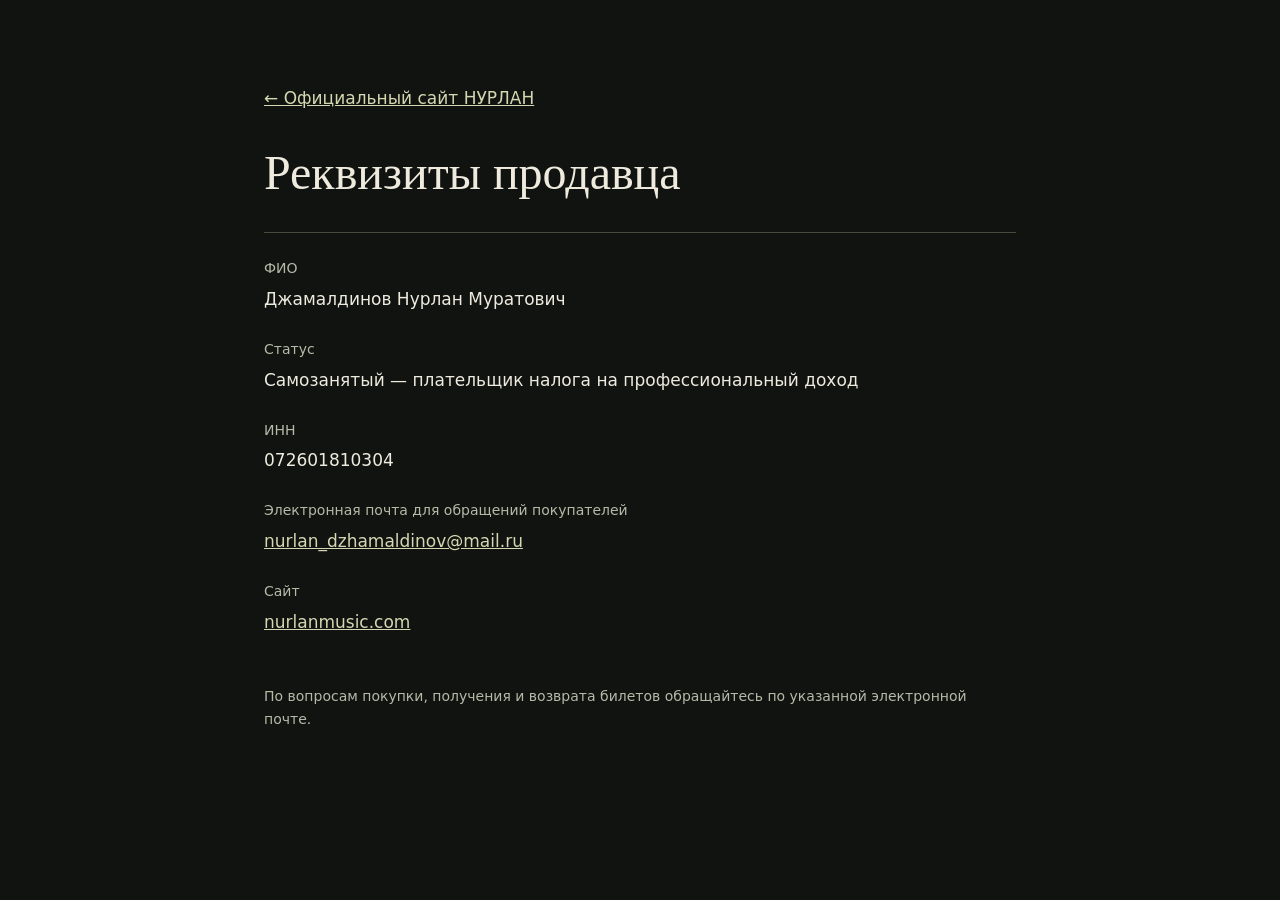
<file: requisites/index.html>
<!doctype html>
<html lang="ru"><head><meta charset="utf-8"><meta name="viewport" content="width=device-width,initial-scale=1"><title>Реквизиты — НУРЛАН</title><style>*{box-sizing:border-box}body{margin:0;background:#111310;color:#eeeade;font:17px/1.7 system-ui,sans-serif}main{max-width:800px;margin:60px auto;padding:24px}a{color:#d5d7b2}h1{font:48px Georgia,serif}dl{border-top:1px solid #494b3d}dt{color:#b7b9a7;margin-top:24px;font-size:14px}dd{margin:4px 0 20px;overflow-wrap:anywhere}footer{margin-top:48px;color:#b7b9a7;font-size:14px}</style></head><body><main><a href="/">← Официальный сайт НУРЛАН</a><h1>Реквизиты продавца</h1><dl><dt>ФИО</dt><dd>Джамалдинов Нурлан Муратович</dd><dt>Статус</dt><dd>Самозанятый — плательщик налога на профессиональный доход</dd><dt>ИНН</dt><dd>072601810304</dd><dt>Электронная почта для обращений покупателей</dt><dd><a href="mailto:nurlan_dzhamaldinov@mail.ru">nurlan_dzhamaldinov@mail.ru</a></dd><dt>Сайт</dt><dd><a href="https://nurlanmusic.com/">nurlanmusic.com</a></dd></dl><footer>По вопросам покупки, получения и возврата билетов обращайтесь по указанной электронной почте.</footer></main></body></html>
</file>
<file: styles.css>
@font-face{font-family:'Cormorant Garamond';font-style:normal;font-weight:500;font-display:swap;src:url('assets/fonts/cormorant-500.ttf') format('truetype')}
@font-face{font-family:'Manrope';font-style:normal;font-weight:400;font-display:swap;src:url('assets/fonts/manrope-400.ttf') format('truetype')}
:root{--bg:#0c0d0c;--panel:#141512;--text:#eee9df;--muted:#a9a99e;--accent:#bcaa84;--line:#363831;--serif:'Cormorant Garamond',Georgia,serif;--sans:'Manrope',Arial,sans-serif;--gutter:clamp(22px,5vw,88px)}
*{box-sizing:border-box}html{scroll-behavior:smooth;scroll-padding-top:95px}body{margin:0;background:var(--bg);color:var(--text);font-family:var(--sans);-webkit-font-smoothing:antialiased}body.menu-open,body.photo-open{overflow:hidden}a{color:inherit;text-decoration:none}button{font:inherit;color:inherit;cursor:pointer}button,a{-webkit-tap-highlight-color:transparent}button{border:0;background:none}img{max-width:100%;display:block}h1,h2,h3,p,figure{margin:0}h2,h3{font-family:var(--serif);font-weight:500}::selection{background:var(--accent);color:var(--bg)}:focus-visible{outline:2px solid var(--accent);outline-offset:6px}[hidden]{display:none!important}.skip-link{position:fixed;top:12px;left:12px;z-index:200;background:var(--text);color:var(--bg);padding:15px;transform:translateY(-160%)}.skip-link:focus{transform:none}.meta,.kicker,.eyebrow{font-size:10px;letter-spacing:.16em;text-transform:uppercase}.kicker{color:var(--accent)}
/* Navigation */
.topbar{position:fixed;inset:0 0 auto;z-index:50;padding:20px var(--gutter);display:flex;align-items:center;gap:28px;border-bottom:1px solid transparent;transition:background .35s,border-color .35s,padding .35s}.topbar.scrolled{background:rgba(12,13,12,.94);backdrop-filter:blur(16px);border-color:var(--line);padding-top:12px;padding-bottom:12px}.brand{font-family:var(--serif);font-size:27px;letter-spacing:.14em}.nav{display:flex;gap:30px;margin:auto}.nav a,.lang,.mobile-menu{font-size:10px;letter-spacing:.12em;position:relative;min-height:44px;display:flex;align-items:center}.nav a::after{content:'';height:1px;position:absolute;bottom:6px;inset-inline:0;background:var(--accent);transform:scaleX(0);transform-origin:left;transition:transform .3s}.nav a:hover::after,.nav a:focus-visible::after{transform:scaleX(1)}.lang{padding:0 8px}.top-socials{display:flex;gap:8px}.top-socials a,.social-icon{display:grid;place-items:center;width:44px;height:44px}.top-socials svg,.social-icon svg{width:18px;height:18px;fill:none;stroke:currentColor;stroke-width:1.4;stroke-linecap:round;stroke-linejoin:round}.mobile-menu{display:none}.mobile-drawer{position:fixed;inset:0;background:#12130f;z-index:51;padding:120px var(--gutter) 50px;display:flex;flex-direction:column;justify-content:center;gap:12px}.mobile-drawer a{font-family:var(--serif);font-size:clamp(36px,9vw,72px);border-bottom:1px solid var(--line);padding:8px 0}.drawer-label{font-size:10px;letter-spacing:.2em;color:var(--accent);margin-bottom:25px}.mobile-menu{z-index:52}
/* Full-bleed portrait and typographic masthead */
.hero{height:100svh;min-height:740px;max-height:1200px;position:relative;overflow:hidden;background:#111210;border-bottom:1px solid var(--line)}.hero-photo-panel{position:absolute;inset:0 0 0 31%;overflow:hidden}.hero-image{width:100%;height:100%;object-fit:cover;object-position:50% 33%;filter:saturate(.45);transform-origin:center 30%}.hero-shade{position:absolute;inset:0;background:linear-gradient(90deg,#111210 4%,rgba(17,18,16,.8) 25%,transparent 68%),linear-gradient(0deg,rgba(12,13,12,.65),transparent 48%)}.hero-top-note{position:absolute;top:120px;left:var(--gutter);right:var(--gutter);display:flex;justify-content:space-between;font-size:9px;letter-spacing:.18em;color:#c2c0b2}.hero-copy{position:absolute;top:31%;left:var(--gutter);max-width:290px}.hero-note{font-size:14px;line-height:1.85;color:#c9c7be;max-width:260px}.listen-link{display:inline-flex;align-items:center;gap:26px;margin-top:25px;font-size:12px}.circle-arrow{width:46px;height:46px;border:1px solid #89897a;border-radius:50%;display:grid;place-items:center;font-size:22px;transition:background .3s,color .3s,transform .3s}.listen-link:hover .circle-arrow{background:var(--text);color:var(--bg);transform:rotate(45deg)}.hero-title-wrap{position:absolute;left:var(--gutter);right:var(--gutter);bottom:86px}.hero-brand-line{font-size:10px;letter-spacing:.29em;margin-bottom:22px;color:var(--accent)}.hero h1{font-family:var(--serif);font-weight:500;display:flex;justify-content:space-between;font-size:clamp(100px,19.5vw,340px);line-height:.76;letter-spacing:-.025em}.hero h1 span{display:inline-block}.hero-bottom{position:absolute;bottom:24px;left:var(--gutter);right:var(--gutter);display:flex;justify-content:space-between;align-items:center;font-size:8px;letter-spacing:.15em;color:#b2b1a7}.hero-bottom a{font-size:24px;padding:8px}
/* Recordings: an editorial index with a sticky sleeve */
.section{padding:110px var(--gutter);scroll-margin-top:20px}.section-head{display:flex;align-items:baseline;gap:30px;margin-bottom:30px}.section-head h2{font-size:clamp(58px,7vw,112px);line-height:1.02;letter-spacing:-.035em}.releases-intro{max-width:520px;font-size:12px;color:var(--muted);line-height:1.9}.music-platforms{display:flex;flex-wrap:wrap;gap:14px 32px;margin:26px 0 58px}.music-platforms a{font-size:9px;letter-spacing:.13em;border-bottom:1px solid #737367;padding:8px 0;transition:color .2s}.music-platforms a:hover{color:var(--accent)}.release-layout{display:grid;grid-template-columns:.9fr 1.1fr;gap:8vw;align-items:start}.release-stage{position:sticky;top:120px}.release-stage img{width:100%;height:auto;aspect-ratio:1;object-fit:contain;background:#11120f}.release-stage figcaption{display:flex;justify-content:space-between;font-size:8px;letter-spacing:.15em;color:var(--muted);margin-top:18px}.releases-grid{border-top:1px solid var(--line)}.release-card{display:flex;align-items:center;position:relative;min-width:0;gap:18px;border-bottom:1px solid var(--line);padding:20px 0;transition:color .25s,padding .25s}.release-card::after{content:'';font-size:22px;margin-left:auto;transition:transform .3s;color:var(--muted)}.release-card:hover,.release-card:focus-visible,.release-card.active{color:var(--accent)}.release-card:hover::after{transform:translate(3px,-3px)}.release-cover{display:none}.release-info{display:flex;align-items:baseline;gap:22px;min-width:0}.release-number{font-size:9px;color:var(--muted);font-variant-numeric:tabular-nums}.release-info h3{font-size:clamp(25px,2.7vw,44px);line-height:1.1}.release-info p{font-size:10px;letter-spacing:.07em;color:var(--muted);margin-top:9px}.all-releases{display:inline-block;margin-top:40px;font-size:9px;letter-spacing:.15em;border-bottom:1px solid #77776c;padding:12px 0}
/* Artist statement */
.split{display:grid;grid-template-columns:1fr 1fr;gap:7vw;align-items:center;padding-top:70px;padding-bottom:120px}.portrait{position:relative;overflow:hidden}.portrait img{width:100%;height:730px;object-fit:cover;object-position:center 20%;filter:saturate(.4)}.photo-caption{position:absolute;bottom:24px;left:24px;font-size:8px;letter-spacing:.18em;color:#eee9df}.about-copy .meta{margin:16px 0 34px;color:var(--muted)}.manifesto{font-size:clamp(45px,5vw,80px);line-height:.99;letter-spacing:-.03em;margin-bottom:35px}.reveal-line{display:block;overflow:hidden;padding-bottom:.1em;margin-bottom:-.04em}.reveal-line>span{display:block}.manifesto .reveal-line:nth-child(n+3){color:var(--accent)}.about-copy p{font-size:12px;line-height:1.95;color:var(--muted);max-width:405px;margin-top:17px}
/* Live archive */
.events-section{background:#191b16;border-top:1px solid var(--line);border-bottom:1px solid var(--line)}.events-intro{font-size:10px;letter-spacing:.1em;color:var(--accent);margin-bottom:40px}.events-grid{display:grid;grid-template-columns:1fr 1fr;gap:5vw}.event-card{border-top:1px solid #494b40;padding-top:25px;display:grid;grid-template-columns:125px 1fr;gap:28px;align-items:center}.event-card img{width:125px;height:165px;object-fit:contain;transition:transform .5s}.event-card:hover img{transform:rotate(-2deg) scale(1.04)}.event-date{font-size:9px;letter-spacing:.18em;color:var(--accent);margin-bottom:14px}.event-info h3{font-size:42px;margin-bottom:9px}.event-info p{font-size:11px;color:var(--muted);line-height:1.7}.event-time{display:block;font-size:9px;letter-spacing:.08em;margin-top:22px}
/* Photo essay */
.gallery{padding-top:120px;padding-bottom:90px}.gallery-intro{font-family:var(--serif);font-size:27px;color:var(--muted);margin:0 0 60px 65px}.gallery-editorial{display:grid;grid-template-columns:1.25fr .75fr;gap:8vw;align-items:start}.gallery-main{grid-row:1/3}.gallery-top{margin-top:110px}.gallery-bottom{width:85%;margin:0 0 0 auto}.gallery-item{overflow:hidden}.gallery-open{padding:0;display:block;position:relative;width:100%;overflow:hidden;text-align:left}.gallery-item img{width:100%;height:100%;object-fit:cover;filter:saturate(.45);transition:filter .6s,transform .8s}.gallery-main img{aspect-ratio:2/3;object-position:center top}.gallery-top img{aspect-ratio:4/5}.gallery-bottom img{aspect-ratio:1}.gallery-open:hover img{filter:saturate(.9);transform:scale(1.025)}.gallery-zoom{position:absolute;right:18px;bottom:16px;font-size:24px}.gallery-open:focus-visible{outline-offset:-4px}.contact{padding-top:80px;border-top:1px solid var(--line)}.contact .section-head h2{font-size:clamp(70px,10vw,160px)}.contact-grid{display:flex;justify-content:space-between;gap:35px;margin-top:50px;padding-left:65px}.contact-button{display:inline-block;font-size:12px;letter-spacing:.15em;margin-top:25px;border-bottom:1px solid #a9a99e;padding:0 0 14px}.contact-button::after{content:'';margin-left:35px}.social-icons{display:flex;gap:15px}.social-icon{border:1px solid var(--line);border-radius:50%;width:52px;height:52px;transition:background .3s}.social-icon:hover{background:#34362e}.install-section{padding-top:0;padding-bottom:65px}.install-section .section-head{margin-bottom:20px}.install-section h2{font-family:var(--sans);font-size:13px;letter-spacing:0}.install-card{display:flex;justify-content:space-between;align-items:center;gap:45px;padding-left:65px}.install-card p{font-size:11px;color:var(--muted);line-height:1.8;max-width:680px}.install-card small{font-size:10px;line-height:1.8;color:#999b8d;display:block;margin-top:12px;max-width:670px}.install-app-button{font-size:10px;letter-spacing:.12em;border-bottom:1px solid #77776c;padding:13px 0;flex-shrink:0}footer{margin:0 var(--gutter);padding:40px 0 30px;border-top:1px solid var(--line);display:flex;flex-wrap:wrap;justify-content:space-between;gap:20px;font-size:9px;color:var(--muted)}.footer-brand{width:100%;display:flex;justify-content:space-between;align-items:center;font-family:var(--serif);font-size:clamp(50px,10vw,145px);letter-spacing:.13em;color:#737767;margin-bottom:30px;line-height:1}.footer-brand span{font-family:var(--sans);font-size:40px;font-weight:400;letter-spacing:0}
/* Native accessible image dialog */
dialog{padding:60px 25px 25px;background:#10110f;color:var(--text);border:1px solid var(--line);max-width:94vw;max-height:95svh;width:min(1050px,94vw)}dialog::backdrop{background:rgba(0,0,0,.9);backdrop-filter:blur(8px)}dialog img{height:72svh;width:100%;object-fit:contain}dialog p{text-align:center;font-size:11px;margin-top:18px;color:var(--muted)}.dialog-close{position:absolute;right:16px;top:6px;font-size:36px;min-height:44px;min-width:44px}
@media(min-width:1700px){.hero-copy{top:29%}.hero-title-wrap{bottom:90px}}
@media(max-width:1000px){.top-socials{display:none}.nav{gap:20px}.release-layout{gap:5vw}.event-card{grid-template-columns:85px 1fr;gap:18px}.event-card img{width:85px;height:130px}.event-info h3{font-size:34px}.portrait img{height:620px}.hero-copy{top:27%}}
@media(max-width:760px){html{scroll-padding-top:80px}.topbar{padding:14px var(--gutter);gap:16px}.brand{font-size:24px}.nav{display:none}.lang{margin-left:auto}.mobile-menu{display:flex}.hero{min-height:690px;max-height:1000px}.hero-photo-panel{inset:0 -8% 0 0}.hero-image{object-position:54% 30%}.hero-shade{background:linear-gradient(0deg,#10110f 0%,rgba(16,17,15,.15) 62%,rgba(16,17,15,.1)),linear-gradient(90deg,rgba(16,17,15,.55),transparent 75%)}.hero-top-note{top:90px;font-size:9px;letter-spacing:.12em}.hero-top-note span:last-child{display:none}.hero-copy{top:auto;bottom:220px;max-width:235px}.hero-note{font-size:11px;max-width:220px}.listen-link{font-size:11px;margin-top:15px;gap:20px}.circle-arrow{width:38px;height:38px}.hero-title-wrap{bottom:90px}.hero h1{font-size:20vw}.hero-brand-line{font-size:9px;letter-spacing:.18em;margin-bottom:23px}.hero-bottom{font-size:8px;letter-spacing:.1em;bottom:20px}.section{padding:75px var(--gutter)}.section-head{gap:16px}.section-head h2{font-size:64px}.releases-intro{font-size:11px}.music-platforms{gap:12px 24px;margin-bottom:36px}.music-platforms a{font-size:10px}.release-layout{display:block}.release-stage{display:none}.release-cover{display:block;flex-shrink:0;width:58px}.release-cover img{width:58px;height:58px;object-fit:cover}.release-card{gap:16px;padding:17px 0}.release-info{gap:10px}.release-number{display:none}.release-info h3{font-size:26px}.release-info p{font-size:9px}.release-card::after{font-size:18px}.split{grid-template-columns:1fr;gap:40px;padding-top:10px}.portrait img{height:auto;max-height:690px;aspect-ratio:4/5}.about-copy{padding:0 5px}.manifesto{font-size:clamp(48px,11vw,76px);margin-bottom:25px}.about-copy p{max-width:none;font-size:12px}.events-grid{grid-template-columns:1fr;gap:35px}.event-card{grid-template-columns:100px 1fr;gap:25px}.event-card img{width:100px;height:145px}.event-info h3{font-size:37px}.gallery-intro{margin-left:0;font-size:24px;margin-bottom:35px}.gallery-editorial{gap:25px;grid-template-columns:1.15fr .85fr}.gallery-top{margin-top:45px}.gallery-bottom{width:100%}.gallery-zoom{right:10px;bottom:8px;font-size:20px}.contact .section-head h2{font-size:clamp(58px,13vw,98px)}.contact-grid{padding-left:0;margin-top:35px}.contact-button{font-size:10px}.social-icons{gap:8px}.social-icon{width:44px;height:44px}.install-section{padding-top:0}.install-section .section-head h2{font-size:13px}.install-card{padding-left:0;display:block}.install-app-button{margin-top:16px}.footer-brand{font-size:14vw;margin-bottom:20px}.footer-brand span{font-size:25px}footer{padding-top:30px;font-size:8px}.gallery-main{grid-column:1/-1;grid-row:auto}.gallery-main img{aspect-ratio:4/5}.gallery-top{margin-top:0}.gallery-bottom{margin-top:50px}}
@media(max-width:380px){.hero-copy{bottom:200px}.hero{min-height:650px}.release-info h3{font-size:23px}.release-cover,.release-cover img{width:48px}.release-cover img{height:48px}.contact-grid{flex-direction:column}.hero-bottom span{max-width:240px;line-height:1.8}}
@media(prefers-reduced-motion:reduce){html{scroll-behavior:auto}*,*::before,*::after{animation:none!important;transition:none!important}.hero-image,.gallery-item img{transform:none!important}}

#installStatus{flex-basis:100%;color:var(--accent);font-size:12px;line-height:1.7}.install-card{flex-wrap:wrap}.hero-title-wrap h1{overflow:hidden;padding-bottom:.06em;margin-bottom:-.06em}

/* Framing for the close portrait selected for the hero. */
@media(min-width:761px){.hero-photo-panel{inset:0;mask-image:none}.hero-image{object-position:left 32%}.hero-shade{background:linear-gradient(0deg,rgba(12,13,12,.65),transparent 48%),linear-gradient(270deg,rgba(12,13,12,.32),transparent 60%)}}
@media(max-width:760px){.hero-image{object-position:left 30%}.hero-photo-panel{inset:0}}


/* Keep the hero copy on the open side of the portrait. */
.hero-copy{left:auto;right:var(--gutter);text-align:right}
.hero-note{margin-left:auto}
.hero-top-note{justify-content:flex-end;gap:36px;text-align:right}
.hero-brand-line{text-align:right}
.hero-bottom>span{margin-left:auto;margin-right:24px;text-align:right}
@media(max-width:760px){
  .hero-copy{width:46%;max-width:235px;bottom:235px}
  .hero-note{max-width:100%;font-size:11px;line-height:1.8}
  .hero-top-note>span:first-child{max-width:52%;line-height:1.7}
  .hero-brand-line{margin-left:auto;max-width:58%;line-height:1.8}
  .hero-bottom>span{max-width:72%;line-height:1.6}
}
@media(max-width:380px){.hero-copy{bottom:215px}}

/* Two-line artist introduction and the longer contact heading. */
.hero-copy{max-width:none;width:auto}
.hero-note{max-width:none}
.hero-note>span{display:block;white-space:nowrap}
.contact .section-head h2{font-size:clamp(54px,8vw,128px)}
@media(max-width:760px){.hero-copy{width:auto;max-width:calc(100% - 2 * var(--gutter))}.hero-note{font-size:clamp(9px,2.65vw,14px)}.contact .section-head h2{font-size:clamp(32px,8.7vw,66px)}}

/* Posters open at full size, preserving the original printed details. */
.poster-open{position:relative;padding:0;display:block;width:125px}
.poster-open>span{position:absolute;right:4px;bottom:4px;background:rgba(0,0,0,.7);width:22px;height:22px;display:grid;place-items:center}
.poster-open:focus-visible{outline-offset:5px}
.events-upcoming-grid{grid-template-columns:1fr}
.event-upcoming{grid-template-columns:240px 1fr;gap:clamp(28px,5vw,80px)}
.event-upcoming .poster-open,.event-upcoming img{width:240px;height:auto}
.event-upcoming .event-info h3{font-size:clamp(40px,5vw,72px)}
.event-contact{display:inline-block;margin-top:28px;border-bottom:1px solid var(--accent);padding:10px 0;font-size:11px;letter-spacing:.08em}
.events-archive-heading{margin-top:65px}
@media(min-width:761px) and (max-width:1000px){.event-card:not(.event-upcoming) .poster-open{width:85px}}
@media(max-width:760px){.poster-open{width:100px}.event-upcoming{grid-template-columns:120px 1fr;gap:22px}.event-upcoming .poster-open,.event-upcoming img{width:120px}.event-upcoming .event-info h3{font-size:36px}.event-contact{font-size:10px;line-height:1.6}.events-archive-heading{margin-top:48px}}

/* New release: one record, three listening destinations. */
.release-badge{display:block;font-family:var(--sans);font-size:9px;text-transform:uppercase;letter-spacing:.16em;color:var(--accent);margin-bottom:12px}
.new-release{border-bottom:1px solid var(--line)}
.new-release .release-card{border-bottom:0}
.release-platforms{display:flex;flex-wrap:wrap;gap:8px 22px;padding:0 0 20px 34px}
.release-platforms a{font-size:10px;line-height:1.6;padding:7px 0;border-bottom:1px solid #737367;transition:color .2s}
.release-platforms a:hover{color:var(--accent)}
@media(max-width:760px){.release-platforms{padding-left:0;gap:8px 18px}.release-platforms a{font-size:10px}.release-badge{font-size:8px;margin-bottom:8px}}

.about-heading{margin-bottom:36px}.about-heading h2{overflow-wrap:normal}


.manifesto{font-size:clamp(34px,3.7vw,60px)}
@media(max-width:760px){.manifesto{font-size:clamp(34px,8vw,54px)}}

/* Vector icons stay monochrome on iOS and other platforms. */
.ui-arrow{display:inline-block;width:1em;height:1em;vertical-align:middle;flex-shrink:0}.gallery-zoom,.poster-open>span{line-height:1}.release-card::after,.contact-button::after,.all-releases::after,.event-contact::after{content:"";display:inline-block;width:1em;height:1em;flex-shrink:0;vertical-align:middle;background:currentColor;-webkit-mask:url("data:image/svg+xml,%3Csvg%20xmlns%3D%22http%3A%2F%2Fwww.w3.org%2F2000%2Fsvg%22%20viewBox%3D%220%200%2024%2024%22%20fill%3D%22none%22%20stroke%3D%22black%22%20stroke-width%3D%221.25%22%20stroke-linecap%3D%22round%22%20stroke-linejoin%3D%22round%22%3E%3Cpath%20d%3D%22M5%2019%2019%205M5%205h14v14%22%2F%3E%3C%2Fsvg%3E") center/contain no-repeat;mask:url("data:image/svg+xml,%3Csvg%20xmlns%3D%22http%3A%2F%2Fwww.w3.org%2F2000%2Fsvg%22%20viewBox%3D%220%200%2024%2024%22%20fill%3D%22none%22%20stroke%3D%22black%22%20stroke-width%3D%221.25%22%20stroke-linecap%3D%22round%22%20stroke-linejoin%3D%22round%22%3E%3Cpath%20d%3D%22M5%2019%2019%205M5%205h14v14%22%2F%3E%3C%2Fsvg%3E") center/contain no-repeat}.all-releases::after,.event-contact::after{margin-left:.65em}.contact-button::after{font-size:18px}
</file>
<file: nurlan-site 2/styles.css>
@font-face{font-family:'Cormorant Garamond';font-style:normal;font-weight:500;font-display:swap;src:url('assets/fonts/cormorant-500.ttf') format('truetype')}
@font-face{font-family:'Manrope';font-style:normal;font-weight:400;font-display:swap;src:url('assets/fonts/manrope-400.ttf') format('truetype')}
:root{--bg:#0c0d0c;--panel:#141512;--text:#eee9df;--muted:#a9a99e;--accent:#bcaa84;--line:#363831;--serif:'Cormorant Garamond',Georgia,serif;--sans:'Manrope',Arial,sans-serif;--gutter:clamp(22px,5vw,88px)}
*{box-sizing:border-box}html{scroll-behavior:smooth;scroll-padding-top:95px}body{margin:0;background:var(--bg);color:var(--text);font-family:var(--sans);-webkit-font-smoothing:antialiased}body.menu-open,body.photo-open{overflow:hidden}a{color:inherit;text-decoration:none}button{font:inherit;color:inherit;cursor:pointer}button,a{-webkit-tap-highlight-color:transparent}button{border:0;background:none}img{max-width:100%;display:block}h1,h2,h3,p,figure{margin:0}h2,h3{font-family:var(--serif);font-weight:500}::selection{background:var(--accent);color:var(--bg)}:focus-visible{outline:2px solid var(--accent);outline-offset:6px}[hidden]{display:none!important}.skip-link{position:fixed;top:12px;left:12px;z-index:200;background:var(--text);color:var(--bg);padding:15px;transform:translateY(-160%)}.skip-link:focus{transform:none}.meta,.kicker,.eyebrow{font-size:10px;letter-spacing:.16em;text-transform:uppercase}.kicker{color:var(--accent)}
/* Navigation */
.topbar{position:fixed;inset:0 0 auto;z-index:50;padding:20px var(--gutter);display:flex;align-items:center;gap:28px;border-bottom:1px solid transparent;transition:background .35s,border-color .35s,padding .35s}.topbar.scrolled{background:rgba(12,13,12,.94);backdrop-filter:blur(16px);border-color:var(--line);padding-top:12px;padding-bottom:12px}.brand{font-family:var(--serif);font-size:27px;letter-spacing:.14em}.nav{display:flex;gap:30px;margin:auto}.nav a,.lang,.mobile-menu{font-size:10px;letter-spacing:.12em;position:relative;min-height:44px;display:flex;align-items:center}.nav a::after{content:'';height:1px;position:absolute;bottom:6px;inset-inline:0;background:var(--accent);transform:scaleX(0);transform-origin:left;transition:transform .3s}.nav a:hover::after,.nav a:focus-visible::after{transform:scaleX(1)}.lang{padding:0 8px}.top-socials{display:flex;gap:8px}.top-socials a,.social-icon{display:grid;place-items:center;width:44px;height:44px}.top-socials svg,.social-icon svg{width:18px;height:18px;fill:none;stroke:currentColor;stroke-width:1.4;stroke-linecap:round;stroke-linejoin:round}.mobile-menu{display:none}.mobile-drawer{position:fixed;inset:0;background:#12130f;z-index:51;padding:120px var(--gutter) 50px;display:flex;flex-direction:column;justify-content:center;gap:12px}.mobile-drawer a{font-family:var(--serif);font-size:clamp(36px,9vw,72px);border-bottom:1px solid var(--line);padding:8px 0}.drawer-label{font-size:10px;letter-spacing:.2em;color:var(--accent);margin-bottom:25px}.mobile-menu{z-index:52}
/* Full-bleed portrait and typographic masthead */
.hero{height:100svh;min-height:740px;max-height:1200px;position:relative;overflow:hidden;background:#111210;border-bottom:1px solid var(--line)}.hero-photo-panel{position:absolute;inset:0 0 0 31%;overflow:hidden}.hero-image{width:100%;height:100%;object-fit:cover;object-position:50% 33%;filter:saturate(.45);transform-origin:center 30%}.hero-shade{position:absolute;inset:0;background:linear-gradient(90deg,#111210 4%,rgba(17,18,16,.8) 25%,transparent 68%),linear-gradient(0deg,rgba(12,13,12,.65),transparent 48%)}.hero-top-note{position:absolute;top:120px;left:var(--gutter);right:var(--gutter);display:flex;justify-content:space-between;font-size:9px;letter-spacing:.18em;color:#c2c0b2}.hero-copy{position:absolute;top:31%;left:var(--gutter);max-width:290px}.hero-note{font-size:14px;line-height:1.85;color:#c9c7be;max-width:260px}.listen-link{display:inline-flex;align-items:center;gap:26px;margin-top:25px;font-size:12px}.circle-arrow{width:46px;height:46px;border:1px solid #89897a;border-radius:50%;display:grid;place-items:center;font-size:22px;transition:background .3s,color .3s,transform .3s}.listen-link:hover .circle-arrow{background:var(--text);color:var(--bg);transform:rotate(45deg)}.hero-title-wrap{position:absolute;left:var(--gutter);right:var(--gutter);bottom:86px}.hero-brand-line{font-size:10px;letter-spacing:.29em;margin-bottom:22px;color:var(--accent)}.hero h1{font-family:var(--serif);font-weight:500;display:flex;justify-content:space-between;font-size:clamp(100px,19.5vw,340px);line-height:.76;letter-spacing:-.025em}.hero h1 span{display:inline-block}.hero-bottom{position:absolute;bottom:24px;left:var(--gutter);right:var(--gutter);display:flex;justify-content:space-between;align-items:center;font-size:8px;letter-spacing:.15em;color:#b2b1a7}.hero-bottom a{font-size:24px;padding:8px}
/* Recordings: an editorial index with a sticky sleeve */
.section{padding:110px var(--gutter);scroll-margin-top:20px}.section-head{display:flex;align-items:baseline;gap:30px;margin-bottom:30px}.section-head h2{font-size:clamp(58px,7vw,112px);line-height:1.02;letter-spacing:-.035em}.releases-intro{max-width:520px;font-size:12px;color:var(--muted);line-height:1.9}.music-platforms{display:flex;flex-wrap:wrap;gap:14px 32px;margin:26px 0 58px}.music-platforms a{font-size:9px;letter-spacing:.13em;border-bottom:1px solid #737367;padding:8px 0;transition:color .2s}.music-platforms a:hover{color:var(--accent)}.release-layout{display:grid;grid-template-columns:.9fr 1.1fr;gap:8vw;align-items:start}.release-stage{position:sticky;top:120px}.release-stage img{width:100%;height:auto;aspect-ratio:1;object-fit:contain;background:#11120f}.release-stage figcaption{display:flex;justify-content:space-between;font-size:8px;letter-spacing:.15em;color:var(--muted);margin-top:18px}.releases-grid{border-top:1px solid var(--line)}.release-card{display:flex;align-items:center;position:relative;min-width:0;gap:18px;border-bottom:1px solid var(--line);padding:20px 0;transition:color .25s,padding .25s}.release-card::after{content:'↗';font-size:22px;margin-left:auto;transition:transform .3s;color:var(--muted)}.release-card:hover,.release-card:focus-visible,.release-card.active{color:var(--accent)}.release-card:hover::after{transform:translate(3px,-3px)}.release-cover{display:none}.release-info{display:flex;align-items:baseline;gap:22px;min-width:0}.release-number{font-size:9px;color:var(--muted);font-variant-numeric:tabular-nums}.release-info h3{font-size:clamp(25px,2.7vw,44px);line-height:1.1}.release-info p{font-size:10px;letter-spacing:.07em;color:var(--muted);margin-top:9px}.all-releases{display:inline-block;margin-top:40px;font-size:9px;letter-spacing:.15em;border-bottom:1px solid #77776c;padding:12px 0}
/* Artist statement */
.split{display:grid;grid-template-columns:1fr 1fr;gap:7vw;align-items:center;padding-top:70px;padding-bottom:120px}.portrait{position:relative;overflow:hidden}.portrait img{width:100%;height:730px;object-fit:cover;object-position:center 20%;filter:saturate(.4)}.photo-caption{position:absolute;bottom:24px;left:24px;font-size:8px;letter-spacing:.18em;color:#eee9df}.about-copy .meta{margin:16px 0 34px;color:var(--muted)}.manifesto{font-size:clamp(45px,5vw,80px);line-height:.99;letter-spacing:-.03em;margin-bottom:35px}.reveal-line{display:block;overflow:hidden;padding-bottom:.1em;margin-bottom:-.04em}.reveal-line>span{display:block}.manifesto .reveal-line:nth-child(n+3){color:var(--accent)}.about-copy p{font-size:12px;line-height:1.95;color:var(--muted);max-width:405px;margin-top:17px}
/* Live archive */
.events-section{background:#191b16;border-top:1px solid var(--line);border-bottom:1px solid var(--line)}.events-intro{font-size:10px;letter-spacing:.1em;color:var(--accent);margin-bottom:40px}.events-grid{display:grid;grid-template-columns:1fr 1fr;gap:5vw}.event-card{border-top:1px solid #494b40;padding-top:25px;display:grid;grid-template-columns:125px 1fr;gap:28px;align-items:center}.event-card img{width:125px;height:165px;object-fit:contain;transition:transform .5s}.event-card:hover img{transform:rotate(-2deg) scale(1.04)}.event-date{font-size:9px;letter-spacing:.18em;color:var(--accent);margin-bottom:14px}.event-info h3{font-size:42px;margin-bottom:9px}.event-info p{font-size:11px;color:var(--muted);line-height:1.7}.event-time{display:block;font-size:9px;letter-spacing:.08em;margin-top:22px}
/* Photo essay */
.gallery{padding-top:120px;padding-bottom:90px}.gallery-intro{font-family:var(--serif);font-size:27px;color:var(--muted);margin:0 0 60px 65px}.gallery-editorial{display:grid;grid-template-columns:1.25fr .75fr;gap:8vw;align-items:start}.gallery-main{grid-row:1/3}.gallery-top{margin-top:110px}.gallery-bottom{width:85%;margin:0 0 0 auto}.gallery-item{overflow:hidden}.gallery-open{padding:0;display:block;position:relative;width:100%;overflow:hidden;text-align:left}.gallery-item img{width:100%;height:100%;object-fit:cover;filter:saturate(.45);transition:filter .6s,transform .8s}.gallery-main img{aspect-ratio:2/3;object-position:center top}.gallery-top img{aspect-ratio:4/5}.gallery-bottom img{aspect-ratio:1}.gallery-open:hover img{filter:saturate(.9);transform:scale(1.025)}.gallery-zoom{position:absolute;right:18px;bottom:16px;font-size:24px}.gallery-open:focus-visible{outline-offset:-4px}.contact{padding-top:80px;border-top:1px solid var(--line)}.contact .section-head h2{font-size:clamp(70px,10vw,160px)}.contact-grid{display:flex;justify-content:space-between;gap:35px;margin-top:50px;padding-left:65px}.contact-button{display:inline-block;font-size:12px;letter-spacing:.15em;margin-top:25px;border-bottom:1px solid #a9a99e;padding:0 0 14px}.contact-button::after{content:' ↗';margin-left:35px}.social-icons{display:flex;gap:15px}.social-icon{border:1px solid var(--line);border-radius:50%;width:52px;height:52px;transition:background .3s}.social-icon:hover{background:#34362e}.install-section{padding-top:0;padding-bottom:65px}.install-section .section-head{margin-bottom:20px}.install-section h2{font-family:var(--sans);font-size:13px;letter-spacing:0}.install-card{display:flex;justify-content:space-between;align-items:center;gap:45px;padding-left:65px}.install-card p{font-size:11px;color:var(--muted);line-height:1.8;max-width:680px}.install-card small{font-size:10px;line-height:1.8;color:#999b8d;display:block;margin-top:12px;max-width:670px}.install-app-button{font-size:10px;letter-spacing:.12em;border-bottom:1px solid #77776c;padding:13px 0;flex-shrink:0}footer{margin:0 var(--gutter);padding:40px 0 30px;border-top:1px solid var(--line);display:flex;flex-wrap:wrap;justify-content:space-between;gap:20px;font-size:9px;color:var(--muted)}.footer-brand{width:100%;display:flex;justify-content:space-between;align-items:center;font-family:var(--serif);font-size:clamp(50px,10vw,145px);letter-spacing:.13em;color:#737767;margin-bottom:30px;line-height:1}.footer-brand span{font-family:var(--sans);font-size:40px;font-weight:400;letter-spacing:0}
/* Native accessible image dialog */
dialog{padding:60px 25px 25px;background:#10110f;color:var(--text);border:1px solid var(--line);max-width:94vw;max-height:95svh;width:min(1050px,94vw)}dialog::backdrop{background:rgba(0,0,0,.9);backdrop-filter:blur(8px)}dialog img{height:72svh;width:100%;object-fit:contain}dialog p{text-align:center;font-size:11px;margin-top:18px;color:var(--muted)}.dialog-close{position:absolute;right:16px;top:6px;font-size:36px;min-height:44px;min-width:44px}
@media(min-width:1700px){.hero-copy{top:29%}.hero-title-wrap{bottom:90px}}
@media(max-width:1000px){.top-socials{display:none}.nav{gap:20px}.release-layout{gap:5vw}.event-card{grid-template-columns:85px 1fr;gap:18px}.event-card img{width:85px;height:130px}.event-info h3{font-size:34px}.portrait img{height:620px}.hero-copy{top:27%}}
@media(max-width:760px){html{scroll-padding-top:80px}.topbar{padding:14px var(--gutter);gap:16px}.brand{font-size:24px}.nav{display:none}.lang{margin-left:auto}.mobile-menu{display:flex}.hero{min-height:690px;max-height:1000px}.hero-photo-panel{inset:0 -8% 0 0}.hero-image{object-position:54% 30%}.hero-shade{background:linear-gradient(0deg,#10110f 0%,rgba(16,17,15,.15) 62%,rgba(16,17,15,.1)),linear-gradient(90deg,rgba(16,17,15,.55),transparent 75%)}.hero-top-note{top:90px;font-size:9px;letter-spacing:.12em}.hero-top-note span:last-child{display:none}.hero-copy{top:auto;bottom:220px;max-width:235px}.hero-note{font-size:11px;max-width:220px}.listen-link{font-size:11px;margin-top:15px;gap:20px}.circle-arrow{width:38px;height:38px}.hero-title-wrap{bottom:90px}.hero h1{font-size:20vw}.hero-brand-line{font-size:9px;letter-spacing:.18em;margin-bottom:23px}.hero-bottom{font-size:8px;letter-spacing:.1em;bottom:20px}.section{padding:75px var(--gutter)}.section-head{gap:16px}.section-head h2{font-size:64px}.releases-intro{font-size:11px}.music-platforms{gap:12px 24px;margin-bottom:36px}.music-platforms a{font-size:10px}.release-layout{display:block}.release-stage{display:none}.release-cover{display:block;flex-shrink:0;width:58px}.release-cover img{width:58px;height:58px;object-fit:cover}.release-card{gap:16px;padding:17px 0}.release-info{gap:10px}.release-number{display:none}.release-info h3{font-size:26px}.release-info p{font-size:9px}.release-card::after{font-size:18px}.split{grid-template-columns:1fr;gap:40px;padding-top:10px}.portrait img{height:auto;max-height:690px;aspect-ratio:4/5}.about-copy{padding:0 5px}.manifesto{font-size:clamp(48px,11vw,76px);margin-bottom:25px}.about-copy p{max-width:none;font-size:12px}.events-grid{grid-template-columns:1fr;gap:35px}.event-card{grid-template-columns:100px 1fr;gap:25px}.event-card img{width:100px;height:145px}.event-info h3{font-size:37px}.gallery-intro{margin-left:0;font-size:24px;margin-bottom:35px}.gallery-editorial{gap:25px;grid-template-columns:1.15fr .85fr}.gallery-top{margin-top:45px}.gallery-bottom{width:100%}.gallery-zoom{right:10px;bottom:8px;font-size:20px}.contact .section-head h2{font-size:clamp(58px,13vw,98px)}.contact-grid{padding-left:0;margin-top:35px}.contact-button{font-size:10px}.social-icons{gap:8px}.social-icon{width:44px;height:44px}.install-section{padding-top:0}.install-section .section-head h2{font-size:13px}.install-card{padding-left:0;display:block}.install-app-button{margin-top:16px}.footer-brand{font-size:14vw;margin-bottom:20px}.footer-brand span{font-size:25px}footer{padding-top:30px;font-size:8px}.gallery-main{grid-column:1/-1;grid-row:auto}.gallery-main img{aspect-ratio:4/5}.gallery-top{margin-top:0}.gallery-bottom{margin-top:50px}}
@media(max-width:380px){.hero-copy{bottom:200px}.hero{min-height:650px}.release-info h3{font-size:23px}.release-cover,.release-cover img{width:48px}.release-cover img{height:48px}.contact-grid{flex-direction:column}.hero-bottom span{max-width:240px;line-height:1.8}}
@media(prefers-reduced-motion:reduce){html{scroll-behavior:auto}*,*::before,*::after{animation:none!important;transition:none!important}.hero-image,.gallery-item img{transform:none!important}}

#installStatus{flex-basis:100%;color:var(--accent);font-size:12px;line-height:1.7}.install-card{flex-wrap:wrap}.hero-title-wrap h1{overflow:hidden;padding-bottom:.06em;margin-bottom:-.06em}

/* Framing for the close portrait selected for the hero. */
@media(min-width:761px){.hero-photo-panel{inset:0;mask-image:none}.hero-image{object-position:left 32%}.hero-shade{background:linear-gradient(0deg,rgba(12,13,12,.65),transparent 48%),linear-gradient(270deg,rgba(12,13,12,.32),transparent 60%)}}
@media(max-width:760px){.hero-image{object-position:left 30%}.hero-photo-panel{inset:0}}


/* Keep the hero copy on the open side of the portrait. */
.hero-copy{left:auto;right:var(--gutter);text-align:right}
.hero-note{margin-left:auto}
.hero-top-note{justify-content:flex-end;gap:36px;text-align:right}
.hero-brand-line{text-align:right}
.hero-bottom>span{margin-left:auto;margin-right:24px;text-align:right}
@media(max-width:760px){
  .hero-copy{width:46%;max-width:235px;bottom:235px}
  .hero-note{max-width:100%;font-size:11px;line-height:1.8}
  .hero-top-note>span:first-child{max-width:52%;line-height:1.7}
  .hero-brand-line{margin-left:auto;max-width:58%;line-height:1.8}
  .hero-bottom>span{max-width:72%;line-height:1.6}
}
@media(max-width:380px){.hero-copy{bottom:215px}}

/* Two-line artist introduction and the longer contact heading. */
.hero-copy{max-width:none;width:auto}
.hero-note{max-width:none}
.hero-note>span{display:block;white-space:nowrap}
.contact .section-head h2{font-size:clamp(54px,8vw,128px)}
@media(max-width:760px){.hero-copy{width:auto;max-width:calc(100% - 2 * var(--gutter))}.hero-note{font-size:clamp(9px,2.65vw,14px)}.contact .section-head h2{font-size:clamp(32px,8.7vw,66px)}}

/* Posters open at full size, preserving the original printed details. */
.poster-open{position:relative;padding:0;display:block;width:125px}
.poster-open>span{position:absolute;right:4px;bottom:4px;background:rgba(0,0,0,.7);width:22px;height:22px;display:grid;place-items:center}
.poster-open:focus-visible{outline-offset:5px}
.events-upcoming-grid{grid-template-columns:1fr}
.event-upcoming{grid-template-columns:240px 1fr;gap:clamp(28px,5vw,80px)}
.event-upcoming .poster-open,.event-upcoming img{width:240px;height:auto}
.event-upcoming .event-info h3{font-size:clamp(40px,5vw,72px)}
.event-contact{display:inline-block;margin-top:28px;border-bottom:1px solid var(--accent);padding:10px 0;font-size:11px;letter-spacing:.08em}
.events-archive-heading{margin-top:65px}
@media(min-width:761px) and (max-width:1000px){.event-card:not(.event-upcoming) .poster-open{width:85px}}
@media(max-width:760px){.poster-open{width:100px}.event-upcoming{grid-template-columns:120px 1fr;gap:22px}.event-upcoming .poster-open,.event-upcoming img{width:120px}.event-upcoming .event-info h3{font-size:36px}.event-contact{font-size:10px;line-height:1.6}.events-archive-heading{margin-top:48px}}

/* New release: one record, three listening destinations. */
.release-badge{display:block;font-family:var(--sans);font-size:9px;text-transform:uppercase;letter-spacing:.16em;color:var(--accent);margin-bottom:12px}
.new-release{border-bottom:1px solid var(--line)}
.new-release .release-card{border-bottom:0}
.release-platforms{display:flex;flex-wrap:wrap;gap:8px 22px;padding:0 0 20px 34px}
.release-platforms a{font-size:10px;line-height:1.6;padding:7px 0;border-bottom:1px solid #737367;transition:color .2s}
.release-platforms a:hover{color:var(--accent)}
@media(max-width:760px){.release-platforms{padding-left:0;gap:8px 18px}.release-platforms a{font-size:10px}.release-badge{font-size:8px;margin-bottom:8px}}

.about-heading{margin-bottom:36px}.about-heading h2{overflow-wrap:normal}


.manifesto{font-size:clamp(34px,3.7vw,60px)}
@media(max-width:760px){.manifesto{font-size:clamp(34px,8vw,54px)}}
</file>
